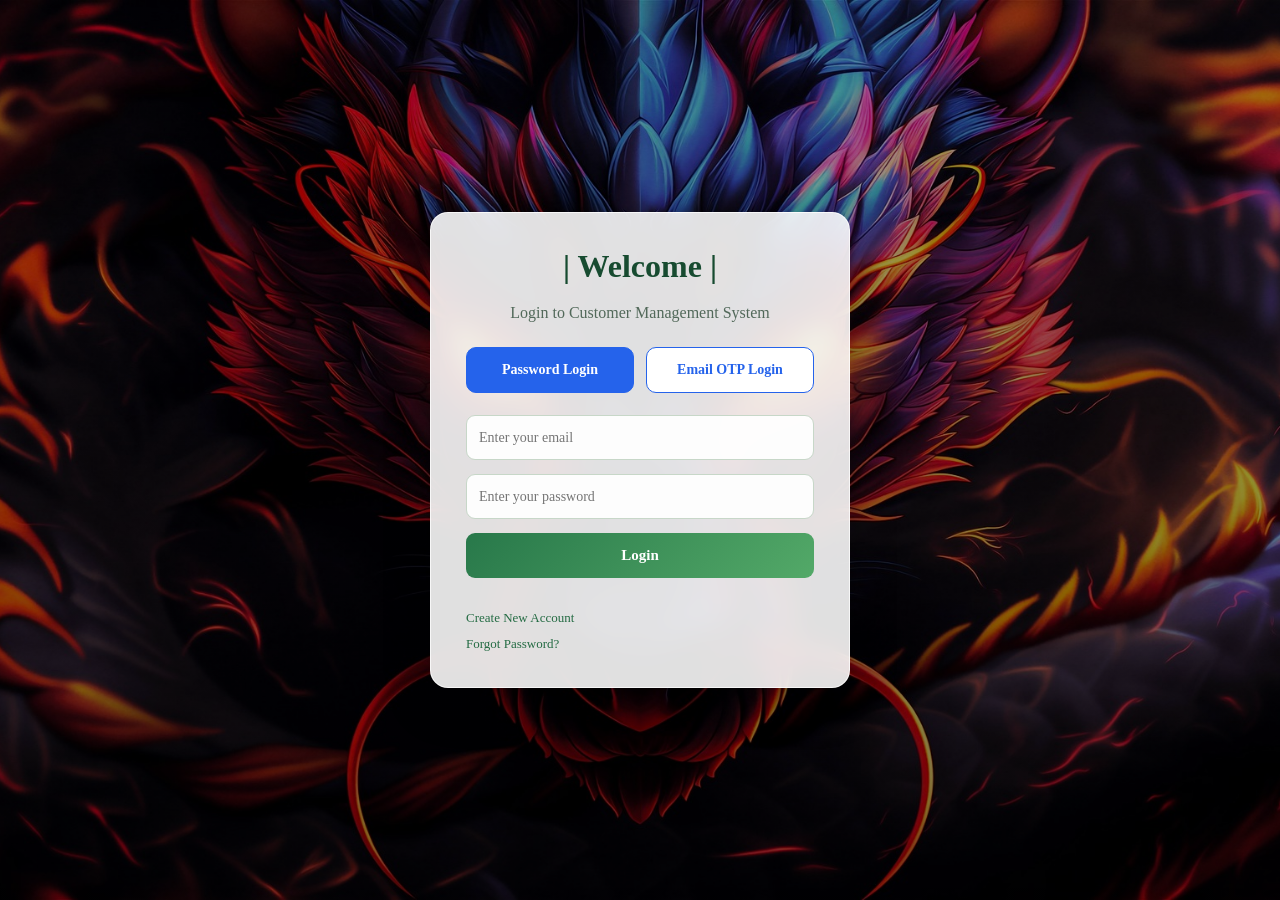
<file: frontend/index.html>
<!DOCTYPE html>
<html lang="en">
<head>
    <meta charset="UTF-8">
    <meta name="viewport" content="width=device-width, initial-scale=1.0">
    <title>Dashboard | CustomerHub</title>
    <link rel="stylesheet" href="style.css">
</head>
<body class="dashboard-page">
<div class="dashboard-container">
    <aside class="sidebar">
        <div class="brand">
            <div class="brand-icon">C</div>
            <div>
                <h2>CustomerHub</h2>
                <p>Customer Management</p>
            </div>
        </div>

        <nav class="sidebar-nav">
            <p class="nav-heading">MAIN MENU</p>
            <a class="nav-link active" href="index.html">
                <span class="nav-icon">▦</span> Dashboard
            </a>
            <a class="nav-link" href="customers.html">
                <span class="nav-icon">♙</span> Customer Management
            </a>
            <a class="nav-link" href="#countryChartSection">
                <span class="nav-icon">▥</span> Country Analytics
            </a>
            <a class="nav-link" href="/#professionChartSection">
                <span class="nav-icon">◉</span> Profession Analytics
            </a>
            <a class="nav-link" href="admin-activity.html" id="adminActivityLink" style="display: none;">
    <span class="nav-icon">▤</span> Admin Activity
</a>
            <a class="nav-link logout-link" href="login.html" id="logoutLink">
                <span class="nav-icon">↪</span> Logout
            </a>
        </nav>

        <div class="sidebar-footer">
            <span class="status-dot"></span>
            <span>CustomerHub is ready</span>
        </div>
    </aside>

    <main class="main-area">
        <header class="topbar">
            <div class="page-heading">
                <p class="breadcrumb">Home / Dashboard</p>
                <h1>Dashboard Overview</h1>
                <p class="welcome-text" id="welcomeText">
                    Welcome back! Here is your customer overview.
                </p>
            </div>

            <div class="profile-area">
                <div class="profile-avatar" id="profileAvatar">U</div>
                <div class="profile-info">
                    <strong id="profileName">User</strong>
                    <span id="profileRole">user</span>
                </div>
                <button class="profile-logout" id="profileLogout"
                        type="button" title="Logout" aria-label="Logout">↪</button>
            </div>
        </header>

        <div class="message-box" id="dashboardMessage" role="status"></div>

        <section class="summary-grid">
            <article class="summary-card">
                <div class="summary-top">
                    <span class="summary-label">TOTAL CUSTOMERS</span>
                    <span class="summary-icon">♙</span>
                </div>
                <h2 id="totalCustomers">—</h2>
                <p>Customer records in the database</p>
            </article>

            <article class="summary-card country-card">
                <div class="summary-top">
                    <span class="summary-label">COUNTRIES</span>
                    <span class="summary-icon">◎</span>
                </div>
                <h2 id="totalCountries">—</h2>
                <p>Countries represented in your records</p>
            </article>

            <article class="summary-card admin-card">
                <div class="summary-top">
                    <span class="summary-label">YOUR ROLE</span>
                    <span class="summary-icon">♜</span>
                </div>
                <h2 id="currentRole">—</h2>
                <p>Your current account access level</p>
            </article>
        </section>

        <section class="dashboard-panels" id="countryChartSection">
            <article class="panel">
                <div class="panel-header">
                    <div>
                        <h2>Customers by Country</h2>
                        <p>Distribution of customer records by country</p>
                    </div>
                    <span class="panel-badge">Analytics</span>
                </div>
                <div class="bar-chart" id="countryChart">
                    <p class="empty-state">Loading country analytics...</p>
                </div>
            </article>

            <article class="panel">
                <div class="panel-header">
                    <div>
                        <h2>Quick Overview</h2>
                        <p>Shortcuts and account information</p>
                    </div>
                </div>

                <div class="overview-item">
                    <div class="overview-icon green-icon">♙</div>
                    <div>
                        <strong>Customer records</strong>
                        <p>View and manage customer information.</p>
                    </div>
                </div>

                <div class="overview-item">
                    <div class="overview-icon purple-icon">♜</div>
                    <div>
                        <strong>Account role</strong>
                        <p id="roleDescription">Loading account details...</p>
                    </div>
                </div>

                <div class="overview-item">
                    <div class="overview-icon orange-icon">↗</div>
                    <div>
                        <strong>Customer Management</strong>
                        <p><a href="customers.html">Open customer management →</a></p>
                    </div>
                </div>
            </article>
        </section>
        <section class="profession-section" id="professionChartSection">
    <article class="panel profession-panel">

        <div class="panel-header">
            <div>
                <h2>Customers by Profession</h2>
                <p>Distribution of registered customers by profession</p>
            </div>
            <span class="panel-badge">Analytics</span>
        </div>

        <div class="profession-chart-layout">

            <div class="profession-doughnut-wrapper">
                <canvas
                    id="professionChart"
                    width="280"
                    height="280"
                    role="img"
                    aria-label="Doughnut chart showing customers by profession">
                </canvas>
            </div>

            <div
                class="profession-legend"
                id="professionLegend">
                <p class="empty-state">
                    Loading profession statistics...
                </p>
            </div>

        </div>

    </article>
</section>

        <footer class="dashboard-footer">
            <p>CustomerHub · Customer Management System</p>
            <p>Dashboard overview</p>
        </footer>
    </main>
</div>

<script>
    const API_URL = "http://127.0.0.1:8000";
    const token = localStorage.getItem("access_token");

    let currentCustomer = {};
    try {
        currentCustomer = JSON.parse(localStorage.getItem("customer") || "{}");
    } catch {
        currentCustomer = {};
    }

    if (!token) {
        window.location.replace("login.html");
    }

    function logout() {
        localStorage.removeItem("access_token");
        localStorage.removeItem("customer");
        window.location.replace("login.html");
    }

    document.getElementById("logoutLink").addEventListener("click", logout);
    document.getElementById("profileLogout").addEventListener("click", logout);

    const role = String(currentCustomer.role || "user").toLowerCase();
    if (role === "admin" || role === "super-admin") {
    document.getElementById("adminActivityLink").style.display = "flex";
}
    const displayName = currentCustomer.name || currentCustomer.customer_name || currentCustomer.email || "User";

    document.getElementById("profileName").textContent = displayName;
    document.getElementById("profileRole").textContent = role;
    document.getElementById("profileAvatar").textContent =
        displayName.trim().charAt(0).toUpperCase() || "U";
    document.getElementById("currentRole").textContent = role;
    document.getElementById("roleDescription").textContent =
        role === "super-admin" ? "Super-Admin access" :
        role === "admin" ? "Administrator access" :
        "Standard user access";

    async function loadDashboard() {
        const message = document.getElementById("dashboardMessage");

        try {
            const response = await fetch(`${API_URL}/customers`, {
                headers: { "Authorization": `Bearer ${token}` }
            });

            if (response.status === 401) {
                logout();
                return;
            }

            const result = await response.json();

            if (!response.ok) {
                throw new Error(result.detail || "Unable to load dashboard data.");
            }

            // The API returns an object: { customers: [...] }
            const customers = result.customers || [];

            document.getElementById("totalCustomers").textContent = customers.length;

            const countryCounts = {};
            customers.forEach(customer => {
                const country = (customer.country || "Unknown").trim() || "Unknown";
                countryCounts[country] = (countryCounts[country] || 0) + 1;
            });

            const countries = Object.entries(countryCounts)
                .sort((a, b) => b[1] - a[1]);

            document.getElementById("totalCountries").textContent = countries.length;

            const chart = document.getElementById("countryChart");
            chart.replaceChildren();

            if (countries.length === 0) {
                chart.innerHTML = '<p class="empty-state">No customer records found.</p>';
                return;
            }

            const maxCount = Math.max(...countries.map(item => item[1]));

            countries.slice(0, 10).forEach(([country, count]) => {
                const row = document.createElement("div");
                row.className = "bar-row";

                const label = document.createElement("span");
                label.className = "bar-label";
                label.textContent = country;
                label.title = country;

                const track = document.createElement("div");
                track.className = "bar-track";

                const fill = document.createElement("div");
                fill.className = "bar-fill";
                fill.style.width = `${(count / maxCount) * 100}%`;
                track.appendChild(fill);

                const value = document.createElement("span");
                value.className = "bar-value";
                value.textContent = count;

                row.append(label, track, value);
                chart.appendChild(row);
            });

        } catch (error) {
            message.textContent = error.message;
            message.className = "message-box error";
            message.style.display = "block";
            document.getElementById("countryChart").innerHTML =
                '<p class="empty-state">Country analytics could not be loaded.</p>';
        }
    }
    async function loadProfessionChart() {
    const canvas = document.getElementById("professionChart");
    const legend = document.getElementById("professionLegend");

    const ctx = canvas.getContext("2d");

    const colors = [
        "#3b82f6",
        "#14b8a6",
        "#f59e0b",
        "#8b5cf6",
        "#ec4899",
        "#64748b",
        "#22c55e",
        "#ef4444"
    ];

    try {
        const response = await fetch(
            `${API_URL}/dashboard/profession-stats`,
            {
                headers: {
                    "Authorization": `Bearer ${token}`
                }
            }
        );

        if (response.status === 401) {
            logout();
            return;
        }

        const data = await response.json();

        if (!response.ok) {
            throw new Error(
                data.detail || "Unable to load profession statistics."
            );
        }

        const stats = data.profession_stats || [];

        legend.replaceChildren();
        ctx.clearRect(0, 0, canvas.width, canvas.height);

        const totalCustomers = stats.reduce(
            (sum, item) => sum + Number(item.total_customers),
            0
        );

        if (totalCustomers === 0) {
            legend.innerHTML =
                '<p class="empty-state">No profession data available.</p>';
            return;
        }

        const centerX = canvas.width / 2;
        const centerY = canvas.height / 2;
        const radius = 90;
        const lineWidth = 34;

        let startAngle = -Math.PI / 2;

        stats.forEach((item, index) => {
            const count = Number(item.total_customers);
            const percentage = (count / totalCustomers) * 100;
            const sliceAngle = (count / totalCustomers) * Math.PI * 2;

            ctx.beginPath();
            ctx.arc(
                centerX,
                centerY,
                radius,
                startAngle,
                startAngle + sliceAngle
            );

            ctx.strokeStyle = colors[index % colors.length];
            ctx.lineWidth = lineWidth;
            ctx.stroke();

            startAngle += sliceAngle;

            const legendItem = document.createElement("div");
            legendItem.className = "profession-legend-item";

            const colorDot = document.createElement("span");
            colorDot.className = "profession-color-dot";
            colorDot.style.backgroundColor =
                colors[index % colors.length];

            const details = document.createElement("div");
            details.className = "profession-legend-details";

            const name = document.createElement("strong");
            name.textContent = item.profession;

            const value = document.createElement("span");
            value.textContent =
                `${count} customers · ${percentage.toFixed(1)}%`;

            details.append(name, value);
            legendItem.append(colorDot, details);
            legend.appendChild(legendItem);
        });

        // Display the total number of customers in the centre.
        ctx.textAlign = "center";
        ctx.textBaseline = "middle";

        ctx.fillStyle = "#64748b";
        ctx.font = "14px Arial";
        ctx.fillText("Total Customers", centerX, centerY - 10);

        ctx.fillStyle = "#1e293b";
        ctx.font = "bold 25px Arial";
        ctx.fillText(totalCustomers, centerX, centerY + 17);

    } catch (error) {
        console.error("Profession chart error:", error);

        legend.innerHTML =
            '<p class="empty-state">Profession analytics could not be loaded.</p>';
    }
}
    loadDashboard();
    loadProfessionChart();
</script>
</body>
</html>
</file>
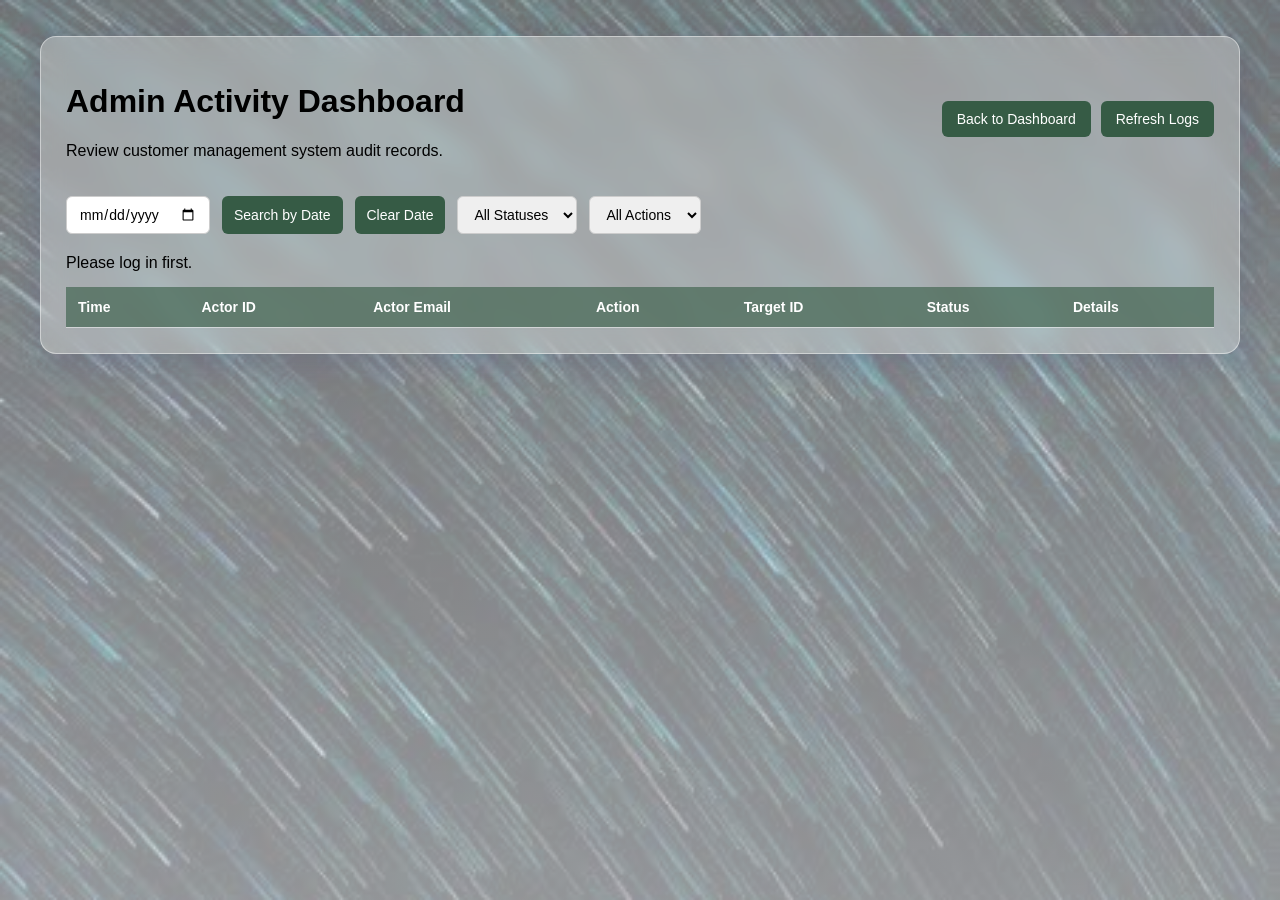
<file: frontend/admin-activity.html>
<!DOCTYPE html>
<html lang="en">
<head>
    <meta charset="UTF-8">
    <meta name="viewport" content="width=device-width, initial-scale=1.0">
    <title>Admin Activity Dashboard</title>
    <link rel="stylesheet" href="style.css">

    <style>
        body {
            min-height: 100vh;
            margin: 0;
            padding: 1px 20px;
            font-family: Arial, sans-serif;
            background:
                linear-gradient(
                    rgba(244, 247, 251, 0.45),
                    rgba(244, 247, 251, 0.60)
                ),
                url("admin-bg.jpg") center center / cover no-repeat fixed;
        }

        .audit-container {
            max-width: 1200px;
            margin: 35px auto;
            padding: 25px;
            /* Glass effect */
            background: rgba(255, 255, 255, 0.30);
            backdrop-filter: blur(12px);
            -webkit-backdrop-filter: blur(12px);
            border: 1px solid rgba(255, 255, 255, 0.45);
            border-radius: 16px;
            box-shadow: 0 8px 32px rgba(31, 38, 135, 0.12);
            overflow-x: auto;
        }

        .audit-header {
            display: flex;
            justify-content: space-between;
            align-items: center;
            flex-wrap: wrap;
            gap: 12px;
            margin-bottom: 20px;
        }

        .audit-actions {
            display: flex;
            gap: 10px;
            flex-wrap: wrap;
        }

        .audit-actions button,
        .audit-actions a {
            padding: 10px 15px;
            border: none;
            border-radius: 6px;
            cursor: pointer;
            text-decoration: none;
            background: #365b45;
            color: white;
            font-size: 14px;
        }

        .audit-filters {
            display: flex;
            gap: 12px;
            flex-wrap: wrap;
            margin-bottom: 20px;
        }

        .audit-filters input,
        .audit-filters select,
        .audit-filters button {
            padding: 9px 12px;
            border: 1px solid #ccc;
            border-radius: 6px;
            font-size: 14px;
        }

        .audit-filters button {
            background: #365b45;
            color: white;
            cursor: pointer;
            border: none;
        }

        .audit-table {
            width: 100%;
            border-collapse: collapse;
            min-width: 850px;
            background: rgba(255, 255, 255, 0.12);
        }

        .audit-table th,
        .audit-table td {
            padding: 12px;
            border-bottom: 1px solid rgba(255, 255, 255, 0.4);
            text-align: left;
            font-size: 14px;
        }

        .audit-table th {
            background: rgba(54, 91, 69, 0.65);
            color: white;
        }

        .audit-table td {
            background: rgba(255, 255, 255, 0.12);
        }

        .audit-status-success {
            color: #187443;
            font-weight: bold;
        }

        .audit-status-failed {
            color: #bd3030;
            font-weight: bold;
        }

        #audit-message {
            margin: 15px 0;
        }
    </style>
</head>

<body>
    <div class="audit-container">

        <div class="audit-header">
            <div>
                <h1>Admin Activity Dashboard</h1>
                <p>Review customer management system audit records.</p>
            </div>

            <div class="audit-actions">
                <a href="index.html">Back to Dashboard</a>
                <button type="button" onclick="loadAuditLogs()">
                    Refresh Logs
                </button>
            </div>
        </div>

        <!-- Date, Status and Action Filters -->
        <div class="audit-filters">

            <input
                type="date"
                id="date-filter"
                aria-label="Filter audit logs by date"
            >

            <button type="button" onclick="searchAuditLogs()">
                Search by Date
            </button>

            <button type="button" onclick="clearDateFilter()">
                Clear Date
            </button>

            <select id="status-filter" onchange="renderAuditLogs()">
                <option value="ALL">All Statuses</option>
                <option value="SUCCESS">Successful</option>
                <option value="FAILED">Failed</option>
            </select>

            <select id="action-filter" onchange="renderAuditLogs()">
                <option value="ALL">All Actions</option>
            </select>

        </div>

        <p id="audit-message">Loading audit logs...</p>

        <!-- Audit Logs Table -->
        <table class="audit-table">
            <thead>
                <tr>
                    <th>Time</th>
                    <th>Actor ID</th>
                    <th>Actor Email</th>
                    <th>Action</th>
                    <th>Target ID</th>
                    <th>Status</th>
                    <th>Details</th>
                </tr>
            </thead>

            <tbody id="audit-table-body"></tbody>
        </table>

    </div>

    <script>
        const API_URL = "http://127.0.0.1:8000";

        let allAuditLogs = [];

        // Load audit logs from the backend
        async function loadAuditLogs(selectedDate = "") {

            const message = document.getElementById("audit-message");
            const token = localStorage.getItem("access_token");

            if (!token) {
                message.textContent = "Please log in first.";
                return;
            }

            message.textContent = "Loading audit logs...";

            try {
                let url = `${API_URL}/admin/audit-logs`;

                // Add selected date to the API request
                if (selectedDate) {
                    url += `?date=${encodeURIComponent(selectedDate)}`;
                }

                const response = await fetch(url, {
                    headers: {
                        "Authorization": `Bearer ${token}`
                    }
                });

                if (!response.ok) {

                    if (response.status === 401) {
                        message.textContent =
                            "Your session may have expired. Please log in again.";

                    } else if (response.status === 403) {
                        message.textContent =
                            "Access denied. An admin role is required.";

                    } else {
                        message.textContent =
                            `Unable to load audit logs (${response.status}).`;
                    }

                    return;
                }

                const data = await response.json();

                allAuditLogs = data.audit_logs || [];

                populateActionFilter();
                renderAuditLogs();

            } catch (error) {

                console.error("Audit log error:", error);

                message.textContent =
                    "Could not connect to the backend. Check that it is running.";
            }
        }

        // Search audit logs by selected date
        function searchAuditLogs() {

            const selectedDate =
                document.getElementById("date-filter").value;

            if (!selectedDate) {
                document.getElementById("audit-message").textContent =
                    "Please select a date first.";

                return;
            }

            loadAuditLogs(selectedDate);
        }

        // Clear date filter and load recent audit logs
        function clearDateFilter() {

            document.getElementById("date-filter").value = "";

            loadAuditLogs();
        }

        // Populate action dropdown dynamically
        function populateActionFilter() {

            const select = document.getElementById("action-filter");
            const previousValue = select.value;

            const actions = [
                ...new Set(
                    allAuditLogs
                        .map(log => log.action)
                        .filter(Boolean)
                )
            ].sort();

            select.innerHTML =
                '<option value="ALL">All Actions</option>';

            actions.forEach(action => {

                const option = document.createElement("option");

                option.value = action;
                option.textContent = action;

                select.appendChild(option);
            });

            if (actions.includes(previousValue)) {
                select.value = previousValue;
            }
        }

        // Display audit logs with status and action filters
        function renderAuditLogs() {

            const tbody = document.getElementById("audit-table-body");
            const message = document.getElementById("audit-message");

            tbody.replaceChildren();

            const statusFilter =
                document.getElementById("status-filter").value;

            const actionFilter =
                document.getElementById("action-filter").value;

            const filteredLogs = allAuditLogs.filter(log => {

                const matchesStatus =
                    statusFilter === "ALL" ||
                    log.status === statusFilter;

                const matchesAction =
                    actionFilter === "ALL" ||
                    log.action === actionFilter;

                return matchesStatus && matchesAction;
            });

            filteredLogs.forEach(log => {

                const row = document.createElement("tr");

                const values = [
                    log.created_at
                        ? new Date(log.created_at).toLocaleString()
                        : "—",

                    log.actor_customer_id ?? "—",
                    log.actor_email ?? "—",
                    log.action ?? "—",
                    log.target_customer_id ?? "—",
                    log.status ?? "—",
                    log.details ?? "—"
                ];

                values.forEach((value, index) => {

                    const cell = document.createElement("td");

                    cell.textContent = value;

                    if (index === 5) {
                        cell.className =
                            log.status === "SUCCESS"
                                ? "audit-status-success"
                                : "audit-status-failed";
                    }

                    row.appendChild(cell);
                });

                tbody.appendChild(row);
            });

            message.textContent =
                `Showing ${filteredLogs.length} of ${allAuditLogs.length} audit records.`;
        }

        // Load logs when the page opens
        loadAuditLogs();

    </script>
</body>
</html>
</file>
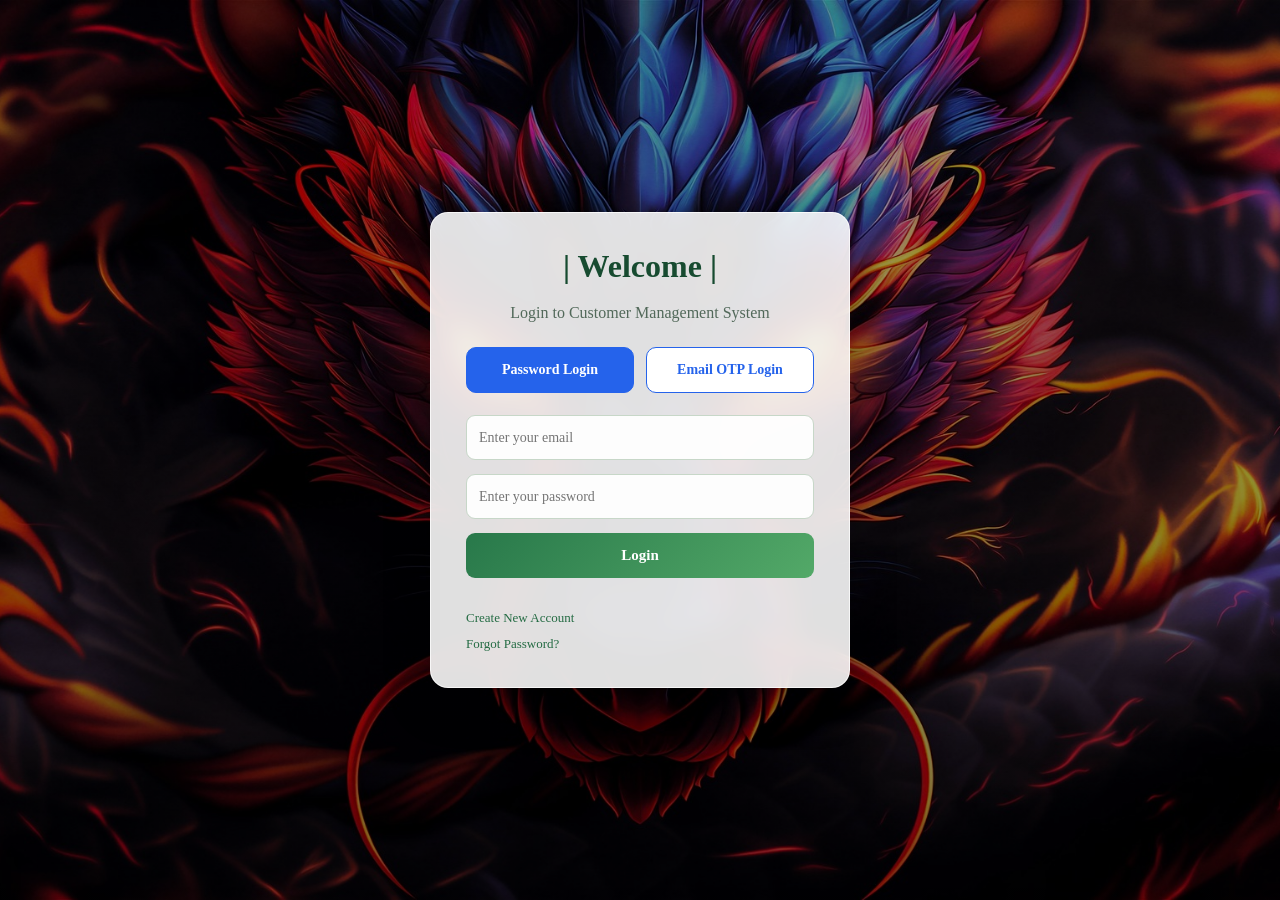
<file: frontend/customers.html>
<!DOCTYPE html>
<html lang="en">
<head>
    <meta charset="UTF-8">
    <meta name="viewport" content="width=device-width, initial-scale=1.0">
    <title>Customer Management | CustomerHub</title>
    <link rel="stylesheet" href="style.css">
</head>
<body class="dashboard-page">
<div class="dashboard-container">
    <aside class="sidebar">
        <div class="brand">
            <div class="brand-icon">C</div>
            <div>
                <h2>CustomerHub</h2>
                <p>Customer Management</p>
            </div>
        </div>

        <nav class="sidebar-nav">
            <p class="nav-heading">MAIN MENU</p>
            <a class="nav-link" href="index.html">
                <span class="nav-icon">▦</span> Dashboard
            </a>
            <a class="nav-link active" href="customers.html">
                <span class="nav-icon">♙</span> Customer Management
            </a>
            <a class="nav-link" href="index.html#countryChartSection">
                <span class="nav-icon">▥</span> Country Analytics
            </a>
            <a class="nav-link" href="index.html#professionChartSection">
                <span class="nav-icon">◉</span> Profession Analytics
            </a>
            <a class="nav-link logout-link" href="login.html" id="logoutLink">
                <span class="nav-icon">↪</span> Logout
            </a>
        </nav>

        <div class="sidebar-footer">
            <span class="status-dot"></span>
            <span>CustomerHub is ready</span>
        </div>
    </aside>

    <main class="main-area">
        <header class="topbar">
            <div class="page-heading">
                <p class="breadcrumb">Home / Customer Management</p>
                <h1>Customer Management</h1>
                <p class="welcome-text">Add, view, search, and update customer records.</p>
            </div>

            <div class="profile-area">
                <div class="profile-avatar" id="profileAvatar">U</div>
                <div class="profile-info">
                    <strong id="profileName">User</strong>
                    <span id="profileRole">user</span>
                </div>
                <button class="profile-logout" id="profileLogout"
                        type="button" title="Logout" aria-label="Logout">↪</button>
            </div>
        </header>

        <div class="message-box" id="pageMessage" role="status" aria-live="polite"></div>

        <section class="panel customers-panel">
            <div class="panel-header customers-heading">
                <div>
                    <h2>Customer Records</h2>
                    <p>Manage customer information using your existing API.</p>
                </div>
                <button class="secondary-button" id="refreshButton" type="button">
                    Refresh List
                </button>
            </div>

            <section class="form-section" id="addSection">
                <h3>Add Customer</h3>
                <form id="addCustomerForm" class="customer-form">
                    <div class="form-field">
                        <label for="newCustomerName">Customer Name</label>
                        <input id="newCustomerName" name="customer_name"
                               maxlength="150" required placeholder="Enter full name">
                    </div>
                    <div class="form-field">
                        <label for="newCustomerProfession">Profession</label>
                        <input id="newCustomerProfession" name="profession"
                                maxlength="100" placeholder="Enter profession (optional)">
                    </div>

                    <div class="form-field">
                        <label for="newCustomerCountry">Country</label>
                        <input id="newCustomerCountry" name="country"
                               required placeholder="Enter country">
                    </div>

                    <div class="form-field">
                        <label for="newCustomerEmail">Email</label>
                        <input id="newCustomerEmail" name="email"
                               type="email" required placeholder="name@example.com">
                    </div>

                    <div class="form-field">
                        <label for="newCustomerPassword">Temporary Password</label>
                        <input id="newCustomerPassword" name="password"
                               type="password" minlength="8" required
                               autocomplete="new-password"
                               placeholder="Set an initial password">
                    </div>

                    <div class="form-field" id="newRoleField">
                        <label for="newCustomerRole">Role</label>
                        <select id="newCustomerRole" name="role">
                            <option value="user">User</option>
                            <option value="admin">Admin</option>
                        </select>
                    </div>

                    <div class="form-action">
                        <button class="primary-button" type="submit">Add Customer</button>
                        <button class="secondary-button" type="reset">Clear Form</button>
                    </div>
                </form>
            </section>

            <section class="form-section" id="editSection">
                <h3>Find and Update Customer</h3>
                <form id="searchCustomerForm" class="customer-form search-form">
                    <div class="form-field">
                        <label for="searchCustomerId">Customer ID</label>
                        <input id="searchCustomerId" type="number" min="1"
                               step="1" required placeholder="Enter customer ID">
                    </div>
                    <div class="form-action">
                        <button class="accent-button" type="submit">Find Customer</button>
                        <button class="secondary-button" id="clearEditButton"
                                type="button">Clear</button>
                    </div>
                </form>

                <form id="updateCustomerForm" class="customer-form" hidden>
                    <div class="form-field">
                        <label for="editCustomerName">Customer Name</label>
                        <input id="editCustomerName" required>
                    </div>

                    <div class="form-field">
                        <label for="editCustomerCountry">Country</label>
                        <input id="editCustomerCountry" required>
                    </div>
                    <div class="form-field">
                        <label for="editCustomerProfession">Profession</label>
                        <input id="editCustomerProfession" maxlength="100"
                                placeholder="Enter profession (optional)">
                    </div>

                    <div class="form-field">
                        <label for="editCustomerEmail">Email</label>
                        <input id="editCustomerEmail" type="email" required>
                    </div>

                    <div class="form-action">
                        <button class="primary-button" type="submit">Save Changes</button>
                        <button class="secondary-button" id="cancelEditButton"
                                type="button">Cancel</button>
                    </div>
                </form>
            </section>

            <section class="table-section">
                <div class="table-heading">
                    <div>
                        <h3>Customer List</h3>
                        <p>Records currently returned by the server.</p>
                    </div>
                    <span class="record-count" id="recordCount">0 records</span>
                </div>

                <div class="table-responsive" id="customerList">
                    <table id="customersTable">
                        <thead>
                            <tr>
                                <th>ID</th>
                                <th>Name</th>
                                <th>Country</th>
                                <th>Profession</th>
                                <th>Email</th>
                                <th id="actionsHeader">Actions</th>
                            </tr>
                        </thead>
                        <tbody id="customersTableBody">
                            <tr><td colspan="6" class="empty-cell">Loading customers...</td></tr>
                        </tbody>
                    </table>
                </div>
            </section>

            <section class="delete-section" id="deleteSection">
                <div>
                    <h3>Delete Customer</h3>
                    <p>Deleting a customer permanently removes the record. This action cannot be undone.</p>
                </div>
                <form id="deleteCustomerForm" class="delete-controls">
                    <input id="deleteCustomerId" type="number" min="1" step="1"
                           required placeholder="Customer ID">
                    <button class="danger-button" type="submit">Delete Customer</button>
                </form>
            </section>
        </section>

        <footer class="dashboard-footer">
            <p>CustomerHub · Customer Management System</p>
            <p>Customer records</p>
        </footer>
    </main>
</div>

<script>
    const API_URL = "http://127.0.0.1:8000";
    const token = localStorage.getItem("access_token");

    let currentCustomer = {};
    let customersCache = [];

    try {
        currentCustomer = JSON.parse(localStorage.getItem("customer") || "{}");
    } catch {
        currentCustomer = {};
    }

    if (!token) {
        window.location.replace("login.html");
    }

    const role = String(currentCustomer.role || "user").toLowerCase();
    const currentId = Number(currentCustomer.customer_id);
    const isAdmin = role === "admin" || role === "super-admin";

    function logout() {
        localStorage.removeItem("access_token");
        localStorage.removeItem("customer");
        window.location.replace("login.html");
    }

    document.getElementById("logoutLink").addEventListener("click", logout);
    document.getElementById("profileLogout").addEventListener("click", logout);

    const displayName = currentCustomer.customer_name || currentCustomer.email || "User";
    document.getElementById("profileName").textContent = displayName;
    document.getElementById("profileRole").textContent = role;
    document.getElementById("profileAvatar").textContent =
        displayName.trim().charAt(0).toUpperCase() || "U";

    // Only admins and super-admins may add or delete customer records.
    if (!isAdmin) {
        document.getElementById("addSection").hidden = true;
        document.getElementById("deleteSection").hidden = true;
    }

    // A regular user can update only their own account.
    // Admins can select any customer.
    const messageBox = document.getElementById("pageMessage");

    function showMessage(message, type = "info") {
        messageBox.textContent = message;
        messageBox.className = `message-box ${type}`;
        messageBox.style.display = "block";
    }

    function clearMessage() {
        messageBox.textContent = "";
        messageBox.className = "message-box";
        messageBox.style.display = "none";
    }

    async function apiRequest(path, options = {}) {
        const headers = {
            "Authorization": `Bearer ${token}`,
            ...(options.body ? { "Content-Type": "application/json" } : {}),
            ...(options.headers || {})
        };

        const response = await fetch(`${API_URL}${path}`, {
            ...options,
            headers
        });

        let result = {};
        const responseText = await response.text();

        if (responseText) {
            try {
                result = JSON.parse(responseText);
            } catch {
                result = { detail: responseText };
            }
        }

        if (response.status === 401) {
            logout();
            throw new Error("Your session has expired. Please log in again.");
        }

        if (!response.ok) {
            throw new Error(result.detail || result.message || `Request failed (${response.status})`);
        }

        return result;
    }

    function makeCell(value) {
        const cell = document.createElement("td");
        cell.textContent = value ?? "";
        return cell;
    }

    function renderCustomers(customers) {
        const tbody = document.getElementById("customersTableBody");
        tbody.replaceChildren();

        document.getElementById("recordCount").textContent =
            `${customers.length} record${customers.length === 1 ? "" : "s"}`;

        if (customers.length === 0) {
            const row = document.createElement("tr");
            const cell = document.createElement("td");
            cell.colSpan = 6;
            cell.className = "empty-cell";
            cell.textContent = "No customers found.";
            row.appendChild(cell);
            tbody.appendChild(row);
            return;
        }

        customers.forEach(customer => {
            const row = document.createElement("tr");
            row.append(
                makeCell(customer.customer_id),
                makeCell(customer.customer_name),
                makeCell(customer.country),
                makeCell(customer.profession || "not specified"),
                makeCell(customer.email)
            );

            const actionsCell = document.createElement("td");
            const actions = document.createElement("div");
            actions.className = "table-actions";

            const canEdit = isAdmin || Number(customer.customer_id) === currentId;

            if (canEdit) {
                const editButton = document.createElement("button");
                editButton.type = "button";
                editButton.className = "table-button edit-table-button";
                editButton.textContent = "Edit";
                editButton.addEventListener("click", () => {
                    document.getElementById("searchCustomerId").value = customer.customer_id;
                    fillEditForm(customer);
                    document.getElementById("editSection").scrollIntoView({
                        behavior: "smooth",
                        block: "start"
                    });
                });
                actions.appendChild(editButton);
            }

            if (isAdmin) {
                const deleteButton = document.createElement("button");
                deleteButton.type = "button";
                deleteButton.className = "table-button delete-table-button";
                deleteButton.textContent = "Delete";
                deleteButton.addEventListener("click", () => deleteCustomer(customer.customer_id));
                actions.appendChild(deleteButton);
            }

            if (!canEdit && !isAdmin) {
                actionsCell.textContent = "—";
            } else {
                actionsCell.appendChild(actions);
            }

            row.appendChild(actionsCell);
            tbody.appendChild(row);
        });
    }

    async function loadCustomers() {
        clearMessage();
        const tbody = document.getElementById("customersTableBody");
        tbody.innerHTML =
            '<tr><td colspan="6" class="empty-cell">Loading customers...</td></tr>';

        try {
            const result = await apiRequest("/customers");
            customersCache = result.customers || [];
            renderCustomers(customersCache);
        } catch (error) {
            tbody.innerHTML = "";
            const row = document.createElement("tr");
            const cell = document.createElement("td");
            cell.colSpan = 6;
            cell.className = "empty-cell";
            cell.textContent = error.message;
            row.appendChild(cell);
            tbody.appendChild(row);
            document.getElementById("recordCount").textContent = "Unavailable";
            showMessage(error.message, "error");
        }
    }

    document.getElementById("refreshButton").addEventListener("click", loadCustomers);

    document.getElementById("addCustomerForm").addEventListener("submit", async event => {
        event.preventDefault();
        clearMessage();

        if (!isAdmin) {
            showMessage("Only Admin or Super-Admin can add customers.", "error");
            return;
        }

        const payload = {
            customer_name: document.getElementById("newCustomerName").value.trim(),
            country: document.getElementById("newCustomerCountry").value.trim(),
            profession:document.getElementById("newCustomerProfession").value.trim() || null,
            email: document.getElementById("newCustomerEmail").value.trim(),
            password: document.getElementById("newCustomerPassword").value,
            role: document.getElementById("newCustomerRole").value
        };

        try {
            const result = await apiRequest("/customers", {
                method: "POST",
                body: JSON.stringify(payload)
            });

            event.target.reset();
            showMessage(result.message || "Customer added successfully.", "success");
            await loadCustomers();
        } catch (error) {
            showMessage(error.message, "error");
        }
    });

    function fillEditForm(customer) {
        if (!isAdmin && Number(customer.customer_id) !== currentId) {
            showMessage("You can update only your own account.", "error");
            return;
        }

        document.getElementById("searchCustomerId").value = customer.customer_id;
        document.getElementById("editCustomerName").value = customer.customer_name || "";
        document.getElementById("editCustomerCountry").value = customer.country || "";
        document.getElementById("editCustomerProfession").value = customer.profession || ""; 
        document.getElementById("editCustomerEmail").value = customer.email || "";
        document.getElementById("updateCustomerForm").hidden = false;
        clearMessage();
    }

    document.getElementById("searchCustomerForm").addEventListener("submit", async event => {
        event.preventDefault();
        clearMessage();

        const id = Number(document.getElementById("searchCustomerId").value);

        if (!Number.isInteger(id) || id < 1) {
            showMessage("Enter a valid customer ID.", "error");
            return;
        }

        if (!isAdmin && id !== currentId) {
            showMessage("You can view and update only your own customer record through this form.", "error");
            return;
        }

        try {
            const customer = await apiRequest(`/customers/${id}`);
            fillEditForm(customer);
            showMessage("Customer found. You can now edit the fields.", "success");
        } catch (error) {
            document.getElementById("updateCustomerForm").hidden = true;
            showMessage(error.message, "error");
        }
    });

    document.getElementById("updateCustomerForm").addEventListener("submit", async event => {
        event.preventDefault();
        clearMessage();

        const id = Number(document.getElementById("searchCustomerId").value);

        if (!Number.isInteger(id) || id < 1) {
            showMessage("Find a valid customer before saving.", "error");
            return;
        }

        if (!isAdmin && id !== currentId) {
            showMessage("You can update only your own account.", "error");
            return;
        }

        const payload = {
            customer_name: document.getElementById("editCustomerName").value.trim(),
            country: document.getElementById("editCustomerCountry").value.trim(),
            profession: document.getElementById("editCustomerProfession").value.trim(),
            email: document.getElementById("editCustomerEmail").value.trim()
        };

        try {
            const result = await apiRequest(`/customers/${id}`, {
                method: "PUT",
                body: JSON.stringify(payload)
            });

            showMessage(result.message || "Customer updated successfully.", "success");
            document.getElementById("updateCustomerForm").hidden = true;
            await loadCustomers();

            // Refresh local account details if the logged-in user updated themselves.
            if (id === currentId && result.customer) {
                const updatedCustomer = {
                    ...currentCustomer,
                    ...result.customer,
                    role
                };
                localStorage.setItem("customer", JSON.stringify(updatedCustomer));
                currentCustomer = updatedCustomer;
                document.getElementById("profileName").textContent =
                    updatedCustomer.customer_name || updatedCustomer.email || "User";
                document.getElementById("profileAvatar").textContent =
                    (updatedCustomer.customer_name || updatedCustomer.email || "U")
                        .trim().charAt(0).toUpperCase();
            }
        } catch (error) {
            showMessage(error.message, "error");
        }
    });

    function clearEditForm() {
        document.getElementById("searchCustomerId").value = "";
        document.getElementById("updateCustomerForm").reset();
        document.getElementById("updateCustomerForm").hidden = true;
        clearMessage();
    }

    document.getElementById("clearEditButton").addEventListener("click", clearEditForm);
    document.getElementById("cancelEditButton").addEventListener("click", clearEditForm);

    async function deleteCustomer(id) {
        if (!isAdmin) {
            showMessage("Only Admin or Super-Admin can delete customers.", "error");
            return;
        }

        if (!confirm(`Are you sure you want to permanently delete customer ID ${id}?`)) {
            return;
        }

        try {
            const result = await apiRequest(`/customers/${id}`, {
                method: "DELETE"
            });

            showMessage(result.message || "Customer deleted successfully.", "success");
            await loadCustomers();
        } catch (error) {
            showMessage(error.message, "error");
        }
    }

    document.getElementById("deleteCustomerForm").addEventListener("submit", async event => {
        event.preventDefault();

        const id = Number(document.getElementById("deleteCustomerId").value);

        if (!Number.isInteger(id) || id < 1) {
            showMessage("Enter a valid customer ID.", "error");
            return;
        }

        await deleteCustomer(id);
        event.target.reset();
    });

    loadCustomers();
</script>
</body>
</html>
</file>
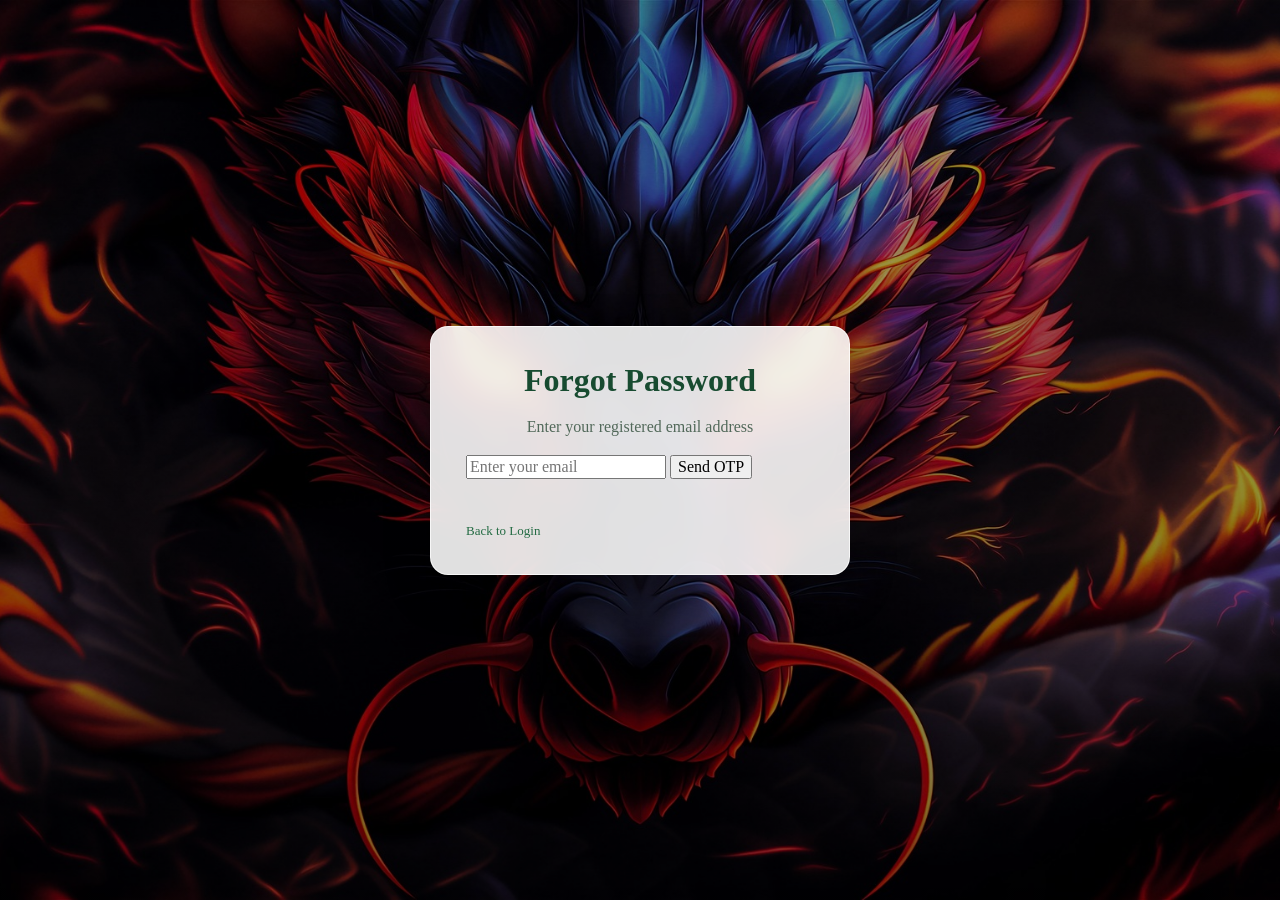
<file: frontend/forgot-password.html>
<!DOCTYPE html>
<html lang="en">

<head>

    <meta charset="UTF-8">

    <meta name="viewport"
          content="width=device-width, initial-scale=1.0">

    <title>Forgot Password</title>

    <link rel="stylesheet" href="style.css">

</head>

<body class="login-page">

    <div class="login-card">

        <h1>Forgot Password</h1>

        <p>
            Enter your registered email address
        </p>

        <form id="forgotPasswordForm">

            <input
                type="email"
                id="email"
                placeholder="Enter your email"
                required
            >

            <button type="submit">
                Send OTP
            </button>

        </form>

        <p id="message"></p>

        <br>

        <a href="login.html">
            Back to Login
        </a>

    </div>


    <script>

        const API_URL = "http://127.0.0.1:8000";

        document
            .getElementById("forgotPasswordForm")
            .addEventListener("submit", async function(event) {

                event.preventDefault();

                const email =
                    document.getElementById("email").value;

                const message =
                    document.getElementById("message");

                try {

                    const response = await fetch(
                        `${API_URL}/forgot-password`,
                        {
                            method: "POST",

                            headers: {
                                "Content-Type": "application/json"
                            },

                            body: JSON.stringify({
                                email: email
                            })
                        }
                    );

                    const data =
                        await response.json();

                    if (!response.ok) {

                        message.textContent =
                            data.detail || "Unable to send OTP";

                        message.style.color = "red";

                        return;
                    }

                    message.textContent =
                        "OTP sent to your email.";

                    message.style.color = "green";

                    // Save email temporarily
                    sessionStorage.setItem(
                        "reset_email",
                        email
                    );

                    // Go to OTP page
                    setTimeout(function() {

                        window.location.href =
                            "reset-password.html";

                    }, 1000);

                }
                catch (error) {

                    console.error(error);

                    message.textContent =
                        "Unable to connect to server.";

                    message.style.color = "red";

                }

            });

    </script>

</body>

</html>
</file>
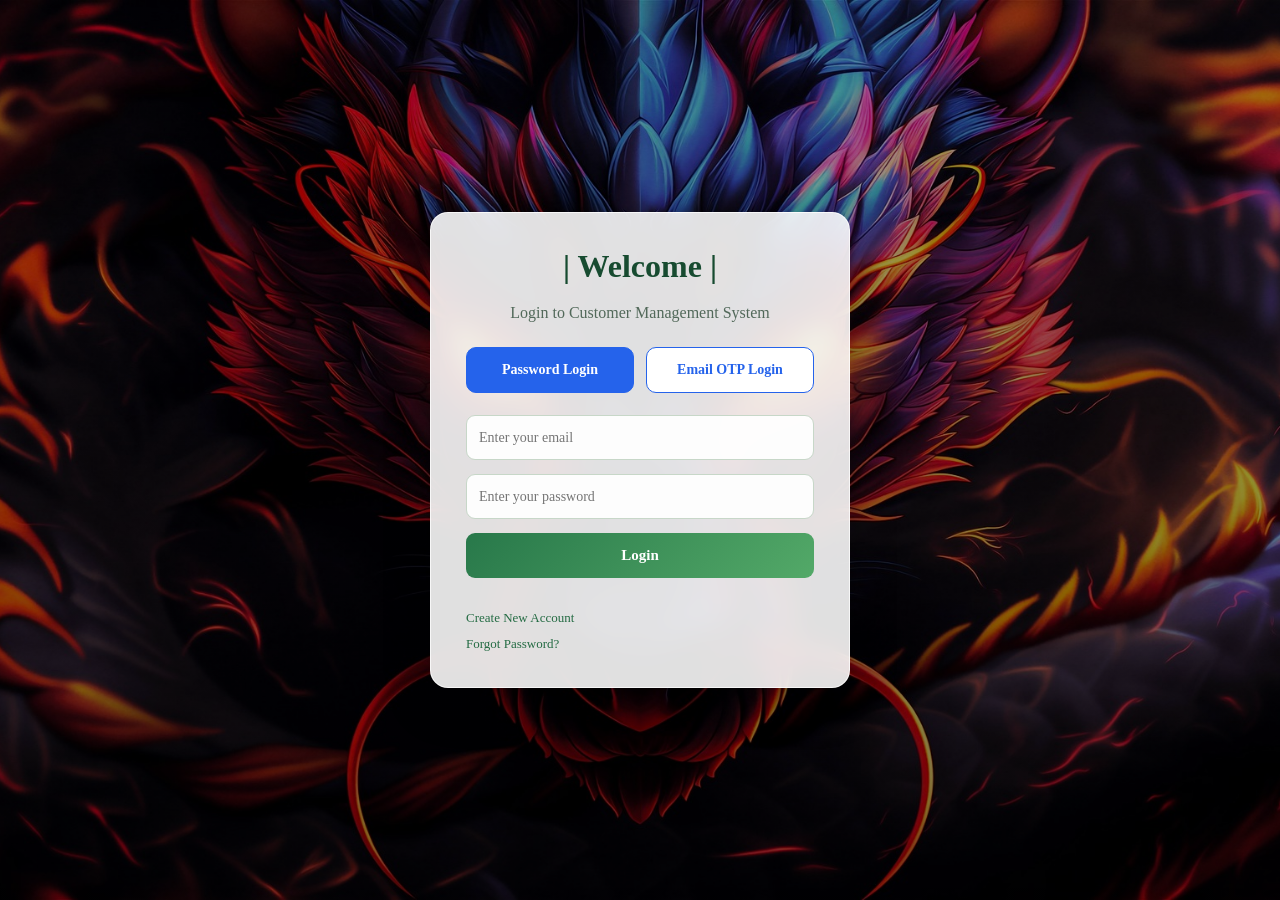
<file: frontend/login.html>
<!DOCTYPE html>
<html lang="en">
<head>
    <meta charset="UTF-8">
    <meta name="viewport" content="width=device-width, initial-scale=1.0">
    <title>Login - Customer Management System</title>
    <link rel="stylesheet" href="style.css">

    <style>
       
.login-options {
    display: flex;
    gap: 12px;
    margin: 22px 0;
}

.login-options button {
    flex: 1;
    min-height: 46px;
    padding: 12px 10px;
    border: 1px solid #2563eb;
    border-radius: 10px;
    background: #ffffff;
    color: #2563eb;
    font-size: 14px;
    font-weight: 600;
    cursor: pointer;
    transition: background 0.2s ease, color 0.2s ease;
}

.login-options button.active {
    background: #2563eb;
    color: #ffffff;
}

.login-options button:hover {
    background: #1d4ed8;
    color: #ffffff;
}

.login-options button:focus-visible,
.login-card form button:focus-visible {
    outline: 3px solid #93c5fd;
    outline-offset: 2px;
}

.login-card form button {
    width: 100%;
    min-height: 46px;
    padding: 12px 16px;
    border: none;
    border-radius: 10px;
    background: #2563eb;
    color: #ffffff;
    font-size: 15px;
    font-weight: 600;
    cursor: pointer;
    transition: background 0.2s ease, transform 0.2s ease;
}

.login-card form button:hover {
    background: #1d4ed8;
}

.login-card form button:active {
    transform: scale(0.98);
}

.login-card form button:disabled {
    opacity: 0.65;
    cursor: not-allowed;
}

.otp-section {
    display: none;
}

.otp-section input {
    box-sizing: border-box;
    width: 100%;
    margin-bottom: 12px;
}

.otp-section button {
    width: 100%;
    margin-bottom: 10px;
}

#loginMessage {
    overflow-wrap: anywhere;
}

    </style>
</head>

<body class="login-page">
    <div class="login-card">
        <h1>|  Welcome |</h1>
        <p>Login to Customer Management System</p>

        <div class="login-options">
            <button type="button" id="passwordTab" class="active"
                onclick="showLoginMode('password')">
                Password Login
            </button>

            <button type="button" id="otpTab"
                onclick="showLoginMode('otp')">
                Email OTP Login
            </button>
        </div>

        <!-- EXISTING PASSWORD LOGIN -->
        <form id="loginForm">
            <input
                type="email"
                id="email"
                placeholder="Enter your email"
                autocomplete="email"
                required
            >

            <input
                type="password"
                id="password"
                placeholder="Enter your password"
                autocomplete="current-password"
                required
            >

            <button type="submit" id="passwordLoginButton">
                Login
            </button>
        </form>

        <!-- EMAIL OTP LOGIN -->
        <div id="otpSection" class="otp-section">
            <form id="requestOtpForm">
                <input
                    type="email"
                    id="otpEmail"
                    placeholder="Enter your registered email"
                    autocomplete="email"
                    required
                >

                <button type="submit" id="requestOtpButton">
                    Send OTP
                </button>
            </form>

            <form id="verifyOtpForm" style="display: none;">
                <input
                    type="text"
                    id="otpCode"
                    placeholder="Enter the 6-digit OTP"
                    inputmode="numeric"
                    pattern="[0-9]{6}"
                    maxlength="6"
                    autocomplete="one-time-code"
                    required
                >

                <button type="submit" id="verifyOtpButton">
                    Verify OTP and Login
                </button>

                <button type="button" onclick="resetOtpForm()">
                    Use a different email
                </button>
            </form>
        </div>

        <p id="loginMessage" role="status" aria-live="polite"></p>

        <a href="register.html">Create New Account</a>
        <br>
        <a href="forgot-password.html">Forgot Password?</a>
    </div>

    <script>
        // Keep your laptop's IP address; remove the accidental space.
        const API_URL = "http://127.0.0.1:8000";

        const message = document.getElementById("loginMessage");
        let requestedOtpEmail = "";

        function showMessage(text, success = false) {
            message.textContent = text;
            message.style.color = success ? "green" : "red";
        }

        function showLoginMode(mode) {
            const useOtp = mode === "otp";

            document.getElementById("loginForm").style.display =
                useOtp ? "none" : "block";

            document.getElementById("otpSection").style.display =
                useOtp ? "block" : "none";

            document.getElementById("passwordTab").classList.toggle(
                "active", !useOtp
            );

            document.getElementById("otpTab").classList.toggle(
                "active", useOtp
            );

            // Prevent hidden password inputs from blocking OTP form submission.
            document.getElementById("email").required = !useOtp;
            document.getElementById("password").required = !useOtp;

            showMessage("");
        }

        function resetOtpForm() {
            requestedOtpEmail = "";
            document.getElementById("requestOtpForm").style.display = "block";
            document.getElementById("verifyOtpForm").style.display = "none";
            document.getElementById("otpCode").value = "";
            showMessage("");
        }

        async function postJson(path, payload) {
            const response = await fetch(`${API_URL}${path}`, {
                method: "POST",
                headers: {
                    "Content-Type": "application/json"
                },
                body: JSON.stringify(payload)
            });

            const text = await response.text();
            let data = {};

            try {
                data = text ? JSON.parse(text) : {};
            } catch {
                data = { detail: text || "Unexpected server response." };
            }

            if (!response.ok) {
                throw new Error(
                    data.detail || data.message || `Request failed (${response.status}).`
                );
            }

            return data;
        }

        function finishLogin(data) {
            if (!data.access_token || !data.customer) {
                throw new Error(
                    "Login response is missing access_token or customer. Check the verify endpoint response in Swagger."
                );
            }

            localStorage.setItem("access_token", data.access_token);
            localStorage.setItem("customer", JSON.stringify(data.customer));

            showMessage("Login successful! Opening dashboard...", true);

            setTimeout(() => {
                window.location.href = "index.html";
            }, 500);
        }

        // EXISTING PASSWORD LOGIN
        document.getElementById("loginForm").addEventListener(
            "submit",
            async function(event) {
                event.preventDefault();

                const button = document.getElementById("passwordLoginButton");
                button.disabled = true;
                showMessage("Checking login details...", true);

                try {
                    const data = await postJson("/login", {
                        email: document.getElementById("email").value.trim(),
                        password: document.getElementById("password").value
                    });

                    finishLogin(data);
                } catch (error) {
                    showMessage(error.message || "Unable to connect to server.");
                } finally {
                    button.disabled = false;
                }
            }
        );

        // REQUEST EMAIL OTP
        document.getElementById("requestOtpForm").addEventListener(
            "submit",
            async function(event) {
                event.preventDefault();

                const email = document.getElementById("otpEmail").value.trim();
                const button = document.getElementById("requestOtpButton");

                button.disabled = true;
                showMessage("Requesting OTP...", true);

                try {
                    const data = await postJson("/login-otp/request", {
                        email: email
                    });

                    requestedOtpEmail = email;

                    document.getElementById("requestOtpForm").style.display = "none";
                    document.getElementById("verifyOtpForm").style.display = "block";

                    showMessage(
                        data.message || "OTP requested. Check your email.",
                        true
                    );
                } catch (error) {
                    showMessage(error.message || "Unable to request OTP.");
                } finally {
                    button.disabled = false;
                }
            }
        );

        // VERIFY OTP AND LOGIN
        document.getElementById("verifyOtpForm").addEventListener(
            "submit",
            async function(event) {
                event.preventDefault();

                const otp = document.getElementById("otpCode").value.trim();
                const button = document.getElementById("verifyOtpButton");

                if (!/^\d{6}$/.test(otp)) {
                    showMessage("Enter the 6-digit OTP from your email.");
                    return;
                }

                button.disabled = true;
                showMessage("Verifying OTP...", true);

                try {
                    const data = await postJson("/login-otp/verify", {
                        email: requestedOtpEmail,
                        otp: otp
                    });

                    finishLogin(data);
                } catch (error) {
                    showMessage(error.message || "OTP verification failed.");
                } finally {
                    button.disabled = false;
                }
            }
        );
    </script>
</body>
</html>
</file>
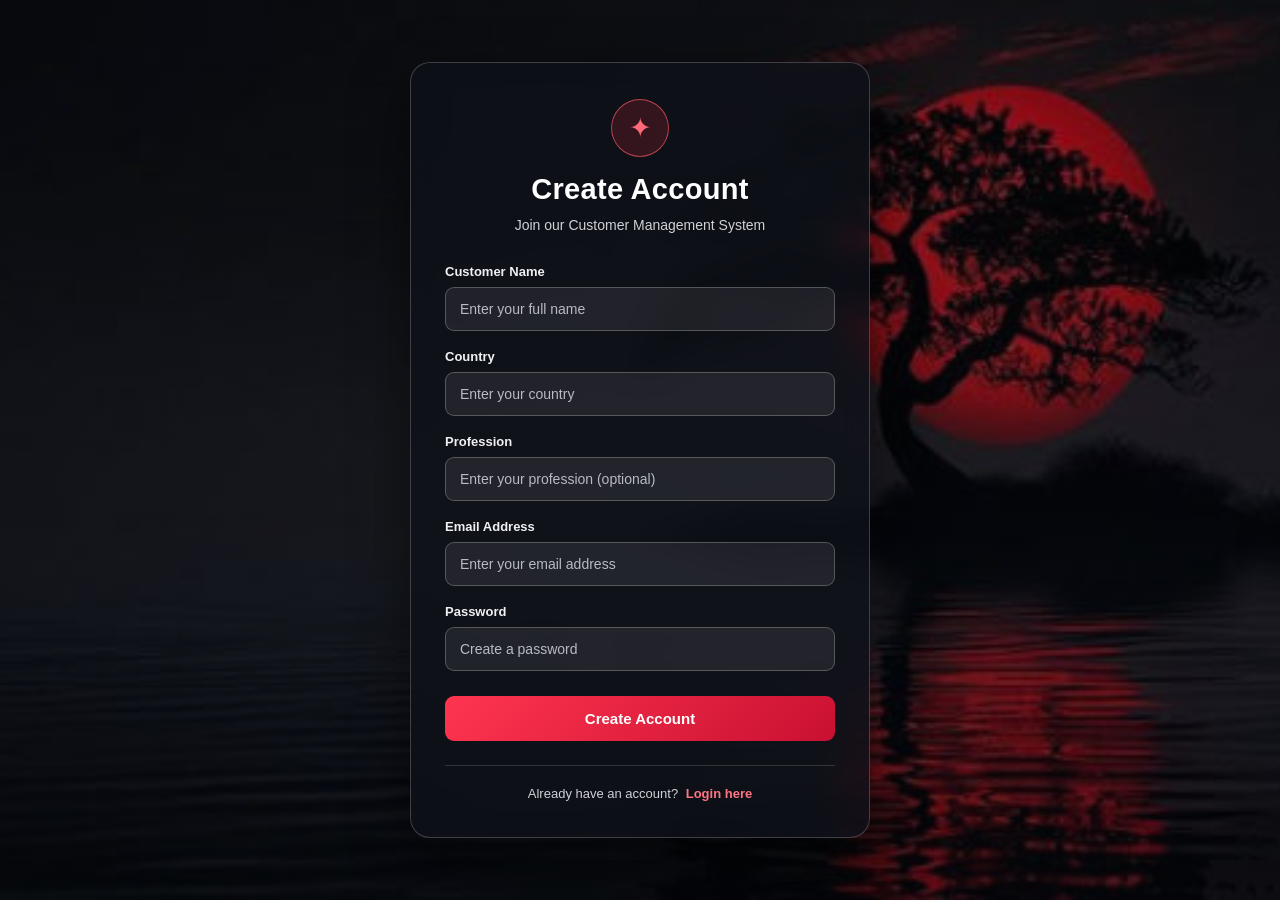
<file: frontend/register.html>
<!DOCTYPE html>
<html lang="en">
<head>
    <meta charset="UTF-8">
    <meta name="viewport" content="width=device-width, initial-scale=1.0">

    <title>Create Account | Customer Management System</title>

    <style>
        * {
            box-sizing: border-box;
            margin: 0;
            padding: 0;
        }

        body {
            min-height: 100vh;
            font-family: "Segoe UI", Arial, sans-serif;
            background:
                linear-gradient(
                    rgba(5, 7, 13, 0.38),
                    rgba(5, 7, 13, 0.58)
                ),
                url("bg.jpg") center center / cover no-repeat fixed;
            display: flex;
            align-items: center;
            justify-content: center;
            padding: 30px 16px;
            color: #ffffff;
        }

        .register-container {
            width: 100%;
            max-width: 460px;
        }

        .register-card {
            width: 100%;
            padding: 36px 34px;
            background: rgba(15, 17, 25, 0.78);
            border: 1px solid rgba(255, 255, 255, 0.2);
            border-radius: 20px;
            box-shadow: 0 20px 55px rgba(0, 0, 0, 0.5);
            backdrop-filter: blur(12px);
            -webkit-backdrop-filter: blur(12px);
        }

        .brand {
            text-align: center;
            margin-bottom: 28px;
        }

        .brand-icon {
            width: 58px;
            height: 58px;
            margin: 0 auto 16px;
            display: flex;
            align-items: center;
            justify-content: center;
            border-radius: 50%;
            background: rgba(255, 55, 75, 0.16);
            border: 1px solid rgba(255, 90, 100, 0.65);
            color: #ff6978;
            font-size: 27px;
        }

        h1 {
            font-size: 29px;
            font-weight: 700;
            letter-spacing: 0.3px;
            margin-bottom: 9px;
        }

        .subtitle {
            color: #d0d1d8;
            font-size: 14px;
            line-height: 1.5;
        }

        .form-group {
            margin-bottom: 18px;
        }

        label {
            display: block;
            margin-bottom: 8px;
            font-size: 13px;
            font-weight: 600;
            color: #f0f0f4;
        }

        input {
            display: block;
            width: 100%;
            padding: 13px 14px;
            border: 1px solid rgba(255, 255, 255, 0.24);
            border-radius: 9px;
            background: rgba(255, 255, 255, 0.08);
            color: #ffffff;
            font-size: 14px;
            outline: none;
            transition: border-color 0.2s, background 0.2s,
                        box-shadow 0.2s;
        }

        input::placeholder {
            color: #b8bac5;
        }

        input:focus {
            border-color: #ff596b;
            background: rgba(255, 255, 255, 0.12);
            box-shadow: 0 0 0 3px rgba(255, 65, 85, 0.15);
        }

        button {
            width: 100%;
            padding: 14px;
            margin-top: 7px;
            border: none;
            border-radius: 9px;
            background: linear-gradient(135deg, #ff354f, #c91032);
            color: #ffffff;
            font-size: 15px;
            font-weight: 700;
            cursor: pointer;
            transition: transform 0.2s, box-shadow 0.2s;
        }

        button:hover {
            transform: translateY(-2px);
            box-shadow: 0 8px 22px rgba(255, 35, 65, 0.3);
        }

        button:disabled {
            opacity: 0.7;
            cursor: not-allowed;
            transform: none;
        }

        #message {
            margin-top: 16px;
            font-size: 13px;
            line-height: 1.5;
            text-align: center;
            overflow-wrap: anywhere;
        }

        .link-text {
            margin-top: 24px;
            padding-top: 20px;
            border-top: 1px solid rgba(255, 255, 255, 0.15);
            text-align: center;
            font-size: 13px;
            color: #d0d1d8;
        }

        .link-text a {
            color: #ff7583;
            font-weight: 600;
            text-decoration: none;
            margin-left: 4px;
        }

        .link-text a:hover {
            color: #ffffff;
            text-decoration: underline;
        }

        @media (max-width: 480px) {
            body {
                padding: 18px 12px;
                background-attachment: scroll;
            }

            .register-card {
                padding: 28px 22px;
                border-radius: 16px;
            }

            h1 {
                font-size: 25px;
            }
        }
    </style>
</head>

<body>

    <main class="register-container">
        <section class="register-card">

            <header class="brand">
                <div class="brand-icon" aria-hidden="true">✦</div>
                <h1>Create Account</h1>
                <p class="subtitle">
                    Join our Customer Management System
                </p>
            </header>

            <form id="registerForm">

                <div class="form-group">
                    <label for="customer_name">Customer Name</label>
                    <input
                        type="text"
                        id="customer_name"
                        name="customer_name"
                        placeholder="Enter your full name"
                        autocomplete="name"
                        required
                    >
                </div>

                <div class="form-group">
                    <label for="country">Country</label>
                    <input
                        type="text"
                        id="country"
                        name="country"
                        placeholder="Enter your country"
                        autocomplete="country-name"
                        required
                    >
                </div>
                <div class="form-group">
                    <label for ="profession">Profession</label>
                    <input
                        type="text"
                        id="profession"
                        name="profession"
                        placeholder="Enter your profession (optional)"
                        autocomplete="organization-title"
                    >    
                </div>

                <div class="form-group">
                    <label for="email">Email Address</label>
                    <input
                        type="email"
                        id="email"
                        name="email"
                        placeholder="Enter your email address"
                        autocomplete="email"
                        required
                    >
                </div>

                <div class="form-group">
                    <label for="password">Password</label>
                    <input
                        type="password"
                        id="password"
                        name="password"
                        placeholder="Create a password"
                        autocomplete="new-password"
                        required
                    >
                </div>

                <button type="submit" id="registerButton">
                    Create Account
                </button>

            </form>

            <p id="message" role="status" aria-live="polite"></p>

            <p class="link-text">
                Already have an account?
                <a href="login.html">Login here</a>
            </p>

        </section>
    </main>

    <script>
        const API_URL = "http://127.0.0.1:8000";

        document
            .getElementById("registerForm")
            .addEventListener("submit", async function(event) {

                event.preventDefault();

                const customer_name =
                    document.getElementById("customer_name").value.trim();

                const country =
                    document.getElementById("country").value.trim();

                const profession =
                    document.getElementById("profession").value.trim();    

                const email =
                    document.getElementById("email").value.trim();

                const password =
                    document.getElementById("password").value;

                const message =
                    document.getElementById("message");

                const button =
                    document.getElementById("registerButton");

                message.textContent = "";
                button.disabled = true;
                button.textContent = "Creating account...";

                try {
                    const response = await fetch(`${API_URL}/register`, {
                        method: "POST",
                        headers: {
                            "Content-Type": "application/json"
                        },
                        body: JSON.stringify({
                            customer_name: customer_name,
                            country: country,
                            profession: profession || null,
                            email: email,
                            password: password
                        })
                    });

                    const data = await response.json();

                    if (response.ok) {
                        message.style.color = "#86efac";
                        message.textContent =
                            "Registration successful! Redirecting to login...";

                        document.getElementById("registerForm").reset();

                        setTimeout(function() {
                            window.location.href = "login.html";
                        }, 1200);

                    } else {
                        message.style.color = "#ff929d";
                        message.textContent =
                            typeof data.detail === "string"
                                ? data.detail
                                : "Registration failed. Please check your details.";
                    }

                } catch (error) {
                    message.style.color = "#ff929d";
                    message.textContent =
                        "Cannot connect to the server. Make sure FastAPI is running.";

                    console.error("Registration error:", error);

                } finally {
                    button.disabled = false;
                    button.textContent = "Create Account";
                }
            });
    </script>

</body>
</html>
</file>
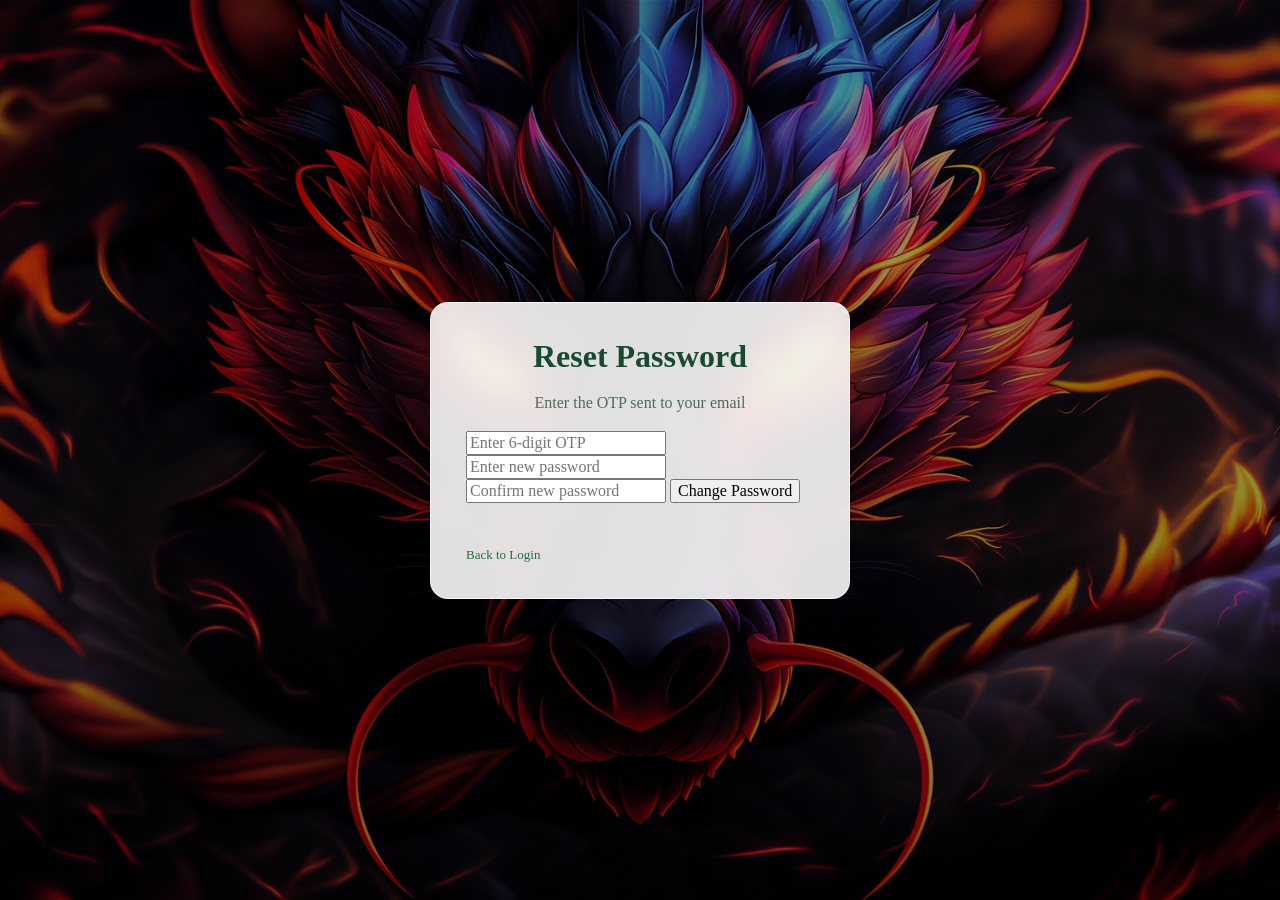
<file: frontend/reset-password.html>
<!DOCTYPE html>
<html lang="en">

<head>

    <meta charset="UTF-8">

    <meta name="viewport"
          content="width=device-width, initial-scale=1.0">

    <title>Reset Password</title>

    <link rel="stylesheet" href="style.css">

</head>

<body class="login-page">

    <div class="login-card">

        <h1>Reset Password</h1>

        <p>
            Enter the OTP sent to your email
        </p>

        <form id="resetPasswordForm">

            <!-- OTP -->

            <input
                type="text"
                id="otp"
                placeholder="Enter 6-digit OTP"
                maxlength="6"
                required
            >

            <!-- NEW PASSWORD -->

            <input
                type="password"
                id="newPassword"
                placeholder="Enter new password"
                required
            >

            <!-- CONFIRM PASSWORD -->

            <input
                type="password"
                id="confirmPassword"
                placeholder="Confirm new password"
                required
            >

            <button type="submit">
                Change Password
            </button>

        </form>

        <p id="message"></p>

        <br>

        <a href="login.html">
            Back to Login
        </a>

    </div>


    <script>

        const API_URL = "http://127.0.0.1:8000";


        document
            .getElementById("resetPasswordForm")
            .addEventListener("submit", async function(event) {

                event.preventDefault();


                const email =
                    sessionStorage.getItem("reset_email");

                const otp =
                    document.getElementById("otp").value;

                const newPassword =
                    document.getElementById("newPassword").value;

                const confirmPassword =
                    document.getElementById("confirmPassword").value;

                const message =
                    document.getElementById("message");


                // Check email

                if (!email) {

                    message.textContent =
                        "Email information is missing.";

                    message.style.color = "red";

                    return;
                }


                // Check passwords

                if (newPassword !== confirmPassword) {

                    message.textContent =
                        "Passwords do not match.";

                    message.style.color = "red";

                    return;
                }


                try {

                    const response = await fetch(
                        `${API_URL}/reset-password`,
                        {

                            method: "POST",

                            headers: {
                                "Content-Type": "application/json"
                            },

                            body: JSON.stringify({

                                email: email,

                                otp: otp,

                                new_password: newPassword

                            })

                        }
                    );


                    const data =
                        await response.json();


                    if (!response.ok) {

                        message.textContent =
                            data.detail || "Password reset failed.";

                        message.style.color = "red";

                        return;
                    }


                    message.textContent =
                        "Password changed successfully!";

                    message.style.color = "green";


                    // Remove stored reset email

                    sessionStorage.removeItem(
                        "reset_email"
                    );


                    // Go back to login

                    setTimeout(function() {

                        window.location.href =
                            "login.html";

                    }, 1500);

                }
                catch (error) {

                    console.error(error);

                    message.textContent =
                        "Unable to connect to server.";

                    message.style.color = "red";

                }

            });

    </script>

</body>

</html>
</file>
<file: frontend/style.css>
/* =========================================================
   CUSTOMER MANAGEMENT SYSTEM
   Compatible with the current index.html
   Nature wallpaper + frosted glass
   ========================================================= */

* {
    box-sizing: border-box;
}

html {
    min-height: 100%;
    scroll-behavior: smooth;
}

:root {
    --green: #246b43;
    --green-dark: #174b30;
    --text: #20372b;
    --muted: #52695a;
    --glass: rgba(255, 255, 255, 0.58);
    --glass-border: rgba(255, 255, 255, 0.75);
    --shadow: 0 8px 28px rgba(21, 55, 33, 0.16);
    --sidebar-width: 250px;
}

body.dashboard-page {
    margin: 0;
    min-height: 100vh;
    font-family: Arial, Helvetica, sans-serif;
    color: var(--text);
    background-color: #c6dfc5;
    background-image:
        linear-gradient(
            rgba(16, 42, 24, 0.06),
            rgba(16, 42, 24, 0.12)
        ),
        url("https://png.pngtree.com/thumb_back/fh260/background/20241019/pngtree-nature-high-resolution-desktop-wallpaper-hd-image_16414250.jpg");
    background-size: cover;
    background-position: center;
    background-repeat: no-repeat;
    background-attachment: fixed;
}

button,
input,
select,
textarea {
    font: inherit;
}

button {
    cursor: pointer;
    transition: background 0.2s ease, transform 0.2s ease;
}

button:focus-visible,
input:focus-visible {
    outline: 3px solid #8ecfa0;
    outline-offset: 2px;
}

/* Dashboard layout */

.dashboard-container {
    display: grid;
    grid-template-columns: var(--sidebar-width) minmax(0, 1fr);
    min-height: 100vh;
    align-items: stretch;
}

.main-area {
    min-width: 0;
    padding: 24px clamp(16px, 2.5vw, 34px) 30px;
}

.sidebar {
    min-width: 0;
    min-height: 100vh;
    padding: 25px 16px;
    display: flex;
    flex-direction: column;
    gap: 28px;
    background: rgba(244, 250, 241, 0.68);
    -webkit-backdrop-filter: blur(18px) saturate(140%);
    backdrop-filter: blur(18px) saturate(140%);
    border-right: 1px solid var(--glass-border);
    box-shadow: 4px 0 25px rgba(20, 55, 30, 0.08);
}

.brand {
    display: flex;
    align-items: center;
    gap: 11px;
    padding: 0 6px;
}

.brand-icon {
    width: 44px;
    height: 44px;
    display: grid;
    place-items: center;
    flex-shrink: 0;
    border-radius: 13px;
    background: linear-gradient(135deg, #277d4a, #154d31);
    color: white;
    font-size: 22px;
    font-weight: 800;
    box-shadow: 0 5px 15px rgba(23, 75, 48, 0.25);
}

.brand h2 {
    margin: 0;
    font-size: 17px;
    color: var(--green-dark);
}

.brand p {
    margin: 4px 0 0;
    color: var(--muted);
    font-size: 11px;
}

.sidebar-nav {
    display: flex;
    flex-direction: column;
    gap: 7px;
}

.nav-heading {
    margin: 12px 10px 6px;
    color: #526d5a;
    font-size: 10px;
    font-weight: 800;
    letter-spacing: 1.4px;
}

.nav-link {
    width: 100%;
    min-height: 44px;
    display: flex;
    align-items: center;
    gap: 11px;
    padding: 11px 12px;
    border: 1px solid transparent;
    border-radius: 10px;
    background: transparent;
    color: #355641;
    text-align: left;
    text-decoration: none;
    font-size: 13px;
    font-weight: 600;
}

.nav-link:hover {
    background: rgba(173, 218, 174, 0.58);
    color: #174b30;
}

.nav-link.active {
    background: rgba(68, 151, 86, 0.22);
    border-color: rgba(255, 255, 255, 0.75);
    color: #174b30;
    box-shadow: inset 3px 0 #28844a;
}

.nav-icon {
    width: 22px;
    text-align: center;
    font-size: 18px;
    flex-shrink: 0;
}

.logout-link {
    font-family: inherit;
}

.sidebar-footer {
    margin-top: auto;
    display: flex;
    align-items: center;
    gap: 9px;
    padding: 13px 10px;
    border-radius: 11px;
    background: rgba(222, 242, 218, 0.64);
    color: #345d40;
    font-size: 11px;
}

.status-dot {
    width: 8px;
    height: 8px;
    flex-shrink: 0;
    border-radius: 50%;
    background: #2b9d55;
    box-shadow: 0 0 0 4px rgba(43, 157, 85, 0.13);
}

/* Shared glass effect */

.topbar,
.summary-card,
.panel {
    background: rgba(255, 255, 255, 0.55);
    -webkit-backdrop-filter: blur(15px) saturate(145%);
    backdrop-filter: blur(15px) saturate(145%);
    border: 1px solid rgba(255, 255, 255, 0.78);
    box-shadow: var(--shadow);
}

/* Header */

.topbar {
    display: flex;
    align-items: center;
    justify-content: space-between;
    gap: 18px;
    margin-bottom: 22px;
    padding: 20px 23px;
    border-radius: 16px;
}

.page-heading {
    min-width: 0;
}

.breadcrumb {
    margin: 0 0 7px;
    color: #526b59;
    font-size: 11px;
}

.page-heading h1 {
    margin: 0;
    color: #174b30;
    font-size: clamp(22px, 2.4vw, 30px);
}

.welcome-text {
    margin: 7px 0 0;
    color: #52695a;
    font-size: 13px;
    line-height: 1.5;
}

.profile-area {
    display: flex;
    align-items: center;
    gap: 10px;
    flex-shrink: 0;
}

.profile-avatar {
    width: 43px;
    height: 43px;
    display: grid;
    place-items: center;
    border-radius: 50%;
    background: linear-gradient(135deg, #2c8a51, #72bd76);
    color: white;
    font-weight: 800;
}

.profile-info {
    display: flex;
    flex-direction: column;
    gap: 4px;
    max-width: 155px;
}

.profile-info strong {
    overflow-wrap: anywhere;
    color: #234831;
    font-size: 12px;
}

.profile-info span {
    color: #5a705f;
    font-size: 11px;
    text-transform: capitalize;
}

.profile-logout {
    width: 36px;
    height: 36px;
    border: 1px solid rgba(255, 255, 255, 0.8);
    border-radius: 9px;
    background: rgba(255, 255, 255, 0.58);
    color: #286441;
    font-size: 18px;
}

.profile-logout:hover {
    background: rgba(211, 238, 207, 0.9);
}

/* Status messages */

.message-box {
    display: none;
    margin: 0 0 18px;
    padding: 12px 15px;
    border-radius: 10px;
    background: rgba(255, 255, 255, 0.86);
    border: 1px solid rgba(255, 255, 255, 0.9);
    font-size: 13px;
    overflow-wrap: anywhere;
}

.message-box.success {
    color: #17633a;
    background: rgba(218, 246, 222, 0.92);
}

.message-box.error {
    color: #9b2635;
    background: rgba(255, 225, 228, 0.94);
}

.message-box.info {
    color: #245c7d;
}

/* Summary cards */

.summary-grid {
    display: grid;
    grid-template-columns: repeat(3, minmax(0, 1fr));
    gap: 17px;
    margin-bottom: 22px;
}

.summary-card {
    position: relative;
    min-width: 0;
    padding: 20px;
    border-radius: 15px;
    overflow: hidden;
    transition: transform 0.2s ease, box-shadow 0.2s ease;
}

.summary-card:hover {
    transform: translateY(-3px);
    box-shadow: 0 13px 30px rgba(21, 55, 33, 0.2);
}

.summary-card::before {
    content: "";
    position: absolute;
    top: 0;
    left: 0;
    width: 4px;
    height: 100%;
    background: #279657;
}

.country-card::before {
    background: #159eaa;
}

.admin-card::before {
    background: #9160c5;
}

.summary-top {
    display: flex;
    justify-content: space-between;
    align-items: center;
    gap: 10px;
}

.summary-icon {
    width: 40px;
    height: 40px;
    display: grid;
    place-items: center;
    border-radius: 12px;
    background: rgba(67, 161, 91, 0.2);
    color: #226b3b;
    font-size: 21px;
}

.country-card .summary-icon {
    background: rgba(21, 158, 170, 0.19);
    color: #087f89;
}

.admin-card .summary-icon {
    background: rgba(145, 96, 197, 0.18);
    color: #7543a5;
}

.summary-label {
    color: #526b59;
    font-size: 10px;
    font-weight: 800;
    letter-spacing: 0.8px;
}

.summary-card h2 {
    margin: 17px 0 5px;
    color: #174b30;
    font-size: 31px;
    overflow-wrap: anywhere;
}

.summary-card p {
    margin: 0;
    color: #52695a;
    font-size: 12px;
    line-height: 1.5;
}

/* Dashboard charts and overview */

.dashboard-panels {
    display: grid;
    grid-template-columns: minmax(0, 1.55fr) minmax(260px, 1fr);
    gap: 20px;
    align-items: stretch;
    margin-bottom: 22px;
}

.panel {
    min-width: 0;
    padding: 22px;
    margin-bottom: 20px;
    border-radius: 16px;
}

.dashboard-panels .panel {
    margin-bottom: 0;
}

.panel-header {
    display: flex;
    justify-content: space-between;
    align-items: flex-start;
    gap: 13px;
    margin-bottom: 22px;
}

.panel-header h2 {
    margin: 0;
    color: #204b30;
    font-size: 17px;
}

.panel-header p {
    margin: 6px 0 0;
    color: #536b5a;
    font-size: 12px;
    line-height: 1.5;
}

.panel-badge {
    padding: 7px 10px;
    border-radius: 8px;
    background: rgba(45, 145, 79, 0.17);
    color: #24673c;
    font-size: 11px;
    font-weight: 700;
    white-space: nowrap;
}

/* Country chart */

.bar-chart {
    display: flex;
    flex-direction: column;
    gap: 16px;
}

.bar-row {
    display: grid;
    grid-template-columns: minmax(80px, 125px) minmax(35px, 1fr) 25px;
    align-items: center;
    gap: 10px;
}

.bar-label {
    color: #294b34;
    font-size: 12px;
    overflow-wrap: anywhere;
}

.bar-track {
    height: 13px;
    min-width: 0;
    overflow: hidden;
    border-radius: 20px;
    background: rgba(255, 255, 255, 0.52);
    border: 1px solid rgba(255, 255, 255, 0.72);
}

.bar-fill {
    height: 100%;
    min-width: 4px;
    border-radius: 20px;
    background: linear-gradient(90deg, #25864b, #8bd27e);
    transition: width 0.35s ease;
}

.bar-row:nth-child(5n + 2) .bar-fill {
    background: linear-gradient(90deg, #078b91, #65d3c1);
}

.bar-row:nth-child(5n + 3) .bar-fill {
    background: linear-gradient(90deg, #d18b20, #f5d16a);
}

.bar-row:nth-child(5n + 4) .bar-fill {
    background: linear-gradient(90deg, #8254b0, #c3a0e7);
}

.bar-row:nth-child(5n) .bar-fill {
    background: linear-gradient(90deg, #d25e43, #f5a07b);
}

.bar-value {
    color: #294b34;
    font-size: 12px;
    font-weight: 700;
    text-align: right;
}

.empty-state {
    padding: 25px 10px;
    margin: 0;
    text-align: center;
    color: #52695a;
    font-size: 13px;
}

/* Quick overview */

.overview-item {
    display: flex;
    align-items: center;
    gap: 13px;
    padding: 13px 0;
    border-bottom: 1px solid rgba(255, 255, 255, 0.65);
}

.overview-item:last-child {
    border-bottom: 0;
}

.overview-icon {
    width: 40px;
    height: 40px;
    display: grid;
    place-items: center;
    flex-shrink: 0;
    border-radius: 12px;
    font-size: 18px;
}

.green-icon {
    background: rgba(44, 155, 82, 0.2);
    color: #24723d;
}

.purple-icon {
    background: rgba(143, 91, 191, 0.2);
    color: #7646a2;
}

.orange-icon {
    background: rgba(231, 151, 52, 0.22);
    color: #995d12;
}

.overview-item strong {
    color: #264a31;
    font-size: 12px;
}

.overview-item p {
    margin: 5px 0 0;
    color: #52695a;
    font-size: 11px;
    line-height: 1.5;
}

/* Customer management */

.customers-panel {
    margin-top: 0;
}

.customers-heading {
    align-items: center;
}

.secondary-button,
.primary-button,
.accent-button,
.danger-button,
.table-button {
    min-height: 38px;
    padding: 10px 14px;
    border: 1px solid rgba(255, 255, 255, 0.7);
    border-radius: 9px;
    color: white;
    font-size: 12px;
    font-weight: 700;
    box-shadow: 0 4px 12px rgba(26, 74, 39, 0.12);
}

.primary-button {
    background: linear-gradient(135deg, #247a45, #49aa68);
}

.primary-button:hover {
    background: linear-gradient(135deg, #1b6337, #348b50);
}

.secondary-button {
    color: #245b38;
    background: rgba(227, 244, 222, 0.85);
}

.secondary-button:hover {
    background: rgba(205, 236, 199, 0.95);
}

.accent-button {
    background: linear-gradient(135deg, #177d91, #39b8b0);
}

.accent-button:hover {
    background: linear-gradient(135deg, #126879, #279a94);
}

.danger-button,
.delete-table-button {
    background: linear-gradient(135deg, #c43e4c, #e66d72);
}

.danger-button:hover,
.delete-table-button:hover {
    background: linear-gradient(135deg, #a62d3b, #ce4e5a);
}

.form-section {
    padding: 19px;
    margin-bottom: 20px;
    border-radius: 13px;
    background: rgba(255, 255, 255, 0.24);
    border: 1px solid rgba(255, 255, 255, 0.55);
}

.form-section h3,
.table-heading h3,
.delete-section h3 {
    margin: 0 0 14px;
    color: #204b30;
    font-size: 15px;
}

.customer-form {
    display: grid;
    grid-template-columns: repeat(2, minmax(0, 1fr));
    gap: 15px;
    align-items: end;
}

.form-field {
    min-width: 0;
    display: flex;
    flex-direction: column;
    gap: 7px;
}

.form-field label {
    color: #365641;
    font-size: 12px;
    font-weight: 700;
}

.form-field input,
.form-field select,
.delete-controls input {
    width: 100%;
    min-width: 0;
    min-height: 42px;
    padding: 10px 12px;
    border: 1px solid rgba(76, 122, 82, 0.30);
    border-radius: 9px;
    color: #20372b;
    background: rgba(255, 255, 255, 0.72);
    font-size: 12px;
}

.form-field input::placeholder,
.delete-controls input::placeholder {
    color: #788a7c;
}

.form-field input:focus,
.delete-controls input:focus {
    outline: 2px solid rgba(48, 142, 75, 0.35);
    border-color: #378b4d;
}

.form-action {
    display: flex;
    align-items: center;
    gap: 9px;
    flex-wrap: wrap;
}

.search-form .form-action {
    grid-column: 1 / -1;
}

.action-buttons button {
    flex: 0 0 auto;
}

.table-section {
    margin-top: 24px;
}

.table-heading {
    display: flex;
    justify-content: space-between;
    align-items: center;
    gap: 12px;
    margin-bottom: 13px;
}

.table-heading h3 {
    margin-bottom: 5px;
}

.table-heading p {
    margin: 0;
    color: #52695a;
    font-size: 12px;
    line-height: 1.5;
}

.record-count {
    padding: 7px 10px;
    border-radius: 20px;
    background: rgba(40, 133, 70, 0.16);
    color: #245d37;
    font-size: 11px;
    font-weight: 700;
    white-space: nowrap;
}

.table-responsive {
    width: 100%;
    overflow-x: auto;
    border: 1px solid rgba(255, 255, 255, 0.75);
    border-radius: 12px;
    background: rgba(255, 255, 255, 0.38);
    -webkit-overflow-scrolling: touch;
}

#customersTable {
    width: 100%;
    min-width: 600px;
    border-collapse: collapse;
}

#customersTable th,
#customersTable td {
    padding: 13px 14px;
    border-bottom: 1px solid rgba(66, 112, 73, 0.15);
    text-align: left;
    overflow-wrap: anywhere;
    font-size: 12px;
}

#customersTable th {
    color: white;
    background: rgba(35, 105, 58, 0.91);
    font-weight: 700;
    white-space: nowrap;
}

#customersTable tbody tr {
    background: rgba(255, 255, 255, 0.30);
}

#customersTable tbody tr:nth-child(even) {
    background: rgba(224, 242, 218, 0.36);
}

#customersTable tbody tr:hover {
    background: rgba(255, 242, 196, 0.58);
}

#customersTable tbody tr:last-child td {
    border-bottom: 0;
}

.empty-cell {
    padding: 24px !important;
    text-align: center !important;
    color: #52695a;
}

.table-actions {
    display: flex;
    gap: 7px;
    flex-wrap: wrap;
}

.table-button {
    min-height: 30px;
    padding: 6px 10px;
    font-size: 11px;
}

.edit-table-button {
    background: linear-gradient(135deg, #177d91, #39b8b0);
}

/* Delete area */

.delete-section {
    display: flex;
    justify-content: space-between;
    align-items: center;
    gap: 20px;
    margin-top: 22px;
    padding: 18px;
    border-radius: 12px;
    background: rgba(255, 230, 229, 0.58);
    border: 1px solid rgba(255, 255, 255, 0.72);
}

.delete-section h3 {
    margin-bottom: 6px;
    color: #8f2936;
}

.delete-section p {
    margin: 0;
    color: #774c4e;
    font-size: 12px;
    line-height: 1.6;
}

.delete-controls {
    display: flex;
    align-items: center;
    gap: 9px;
    min-width: 260px;
}

.dashboard-footer {
    display: flex;
    justify-content: space-between;
    gap: 15px;
    flex-wrap: wrap;
    padding: 12px 4px;
    color: rgba(255, 255, 255, 0.96);
    text-shadow: 0 1px 4px rgba(0, 0, 0, 0.65);
    font-size: 11px;
}

.dashboard-footer p {
    margin: 0;
}

/* Links and motion */

a {
    color: #245d37;
}

button:hover {
    transform: translateY(-1px);
}

@media (max-width: 1100px) {
    :root {
        --sidebar-width: 220px;
    }

    .dashboard-panels {
        grid-template-columns: minmax(0, 1fr);
    }

    .summary-grid {
        gap: 12px;
    }

    .summary-card {
        padding: 17px;
    }
}

@media (max-width: 760px) {
    body.dashboard-page {
        background-attachment: scroll;
    }

    .dashboard-container {
        display: flex;
        flex-direction: column;
    }

    .sidebar {
        min-height: auto;
        padding: 14px;
        gap: 14px;
        border-right: 0;
        border-bottom: 1px solid rgba(255, 255, 255, 0.7);
    }

    .sidebar-nav {
        flex-direction: row;
        flex-wrap: wrap;
        gap: 6px;
    }

    .nav-heading {
        display: none;
    }

    .nav-link {
        width: auto;
        min-height: 38px;
        padding: 9px 10px;
        font-size: 11px;
    }

    .sidebar-footer {
        display: none;
    }

    .main-area {
        padding: 13px;
    }

    .topbar {
        align-items: flex-start;
        flex-direction: column;
        padding: 16px;
    }

    .profile-area {
        width: 100%;
    }

    .summary-grid {
        grid-template-columns: minmax(0, 1fr);
    }

    .dashboard-panels {
        grid-template-columns: minmax(0, 1fr);
    }

    .customer-form {
        grid-template-columns: minmax(0, 1fr);
    }

    .search-form .form-action {
        grid-column: auto;
    }

    .bar-row {
        grid-template-columns: minmax(65px, 100px) minmax(30px, 1fr) 22px;
        gap: 8px;
    }

    .delete-section {
        align-items: stretch;
        flex-direction: column;
    }

    .delete-controls {
        min-width: 0;
        flex-direction: column;
        align-items: stretch;
    }

    .table-heading {
        align-items: flex-start;
        flex-direction: column;
    }
}

@media (prefers-reduced-motion: reduce) {
    *,
    *::before,
    *::after {
        scroll-behavior: auto !important;
        transition: none !important;
    }
}
/* ---------- LOGIN PAGE ---------- */

body.login-page {
    min-height: 100vh;
    margin: 0;
    display: flex;
    align-items: center;
    justify-content: center;
    padding: 20px;

    background-color: #172018;
    background-image:
        linear-gradient(
            rgba(0, 0, 0, 0.35),
            rgba(0, 0, 0, 0.50)
        ),
        url("dragon-bg.jpg");

    background-size: cover;
    background-position: center;
    background-repeat: no-repeat;
    background-attachment: fixed;
}

.login-card {
    width: 100%;
    max-width: 420px;
    padding: 35px;
    border-radius: 18px;

    background: rgba(255, 255, 255, 0.88);
    border: 1px solid rgba(255, 255, 255, 0.75);

    -webkit-backdrop-filter: blur(12px);
    backdrop-filter: blur(12px);

    box-shadow: 0 15px 45px rgba(0, 0, 0, 0.25);
}

.login-card h1 {
    margin: 0 0 10px;
    color: #174b30;
    text-align: center;
}

.login-card > p {
    color: #52695a;
    text-align: center;
    line-height: 1.5;
}

#loginForm {
    display: flex;
    flex-direction: column;
    gap: 14px;
    margin: 22px 0;
}

#loginForm input {
    width: 100%;
    min-height: 45px;
    padding: 12px;
    border: 1px solid #c7d7c8;
    border-radius: 9px;
    background: rgba(255, 255, 255, 0.95);
    font-size: 14px;
}

#loginForm button {
    min-height: 45px;
    border: 0;
    border-radius: 9px;
    background: linear-gradient(135deg, #28784a, #53a968);
    color: white;
    font-weight: 700;
    cursor: pointer;
}

#loginForm button:hover {
    background: linear-gradient(135deg, #1e633b, #398e50);
}

.login-card a {
    display: inline-block;
    margin-top: 10px;
    color: #246b43;
    font-size: 13px;
    text-decoration: none;
}

.login-card a:hover {
    text-decoration: underline;
}
/* =====================================
   CUSTOMERS BY PROFESSION - DOUGHNUT
===================================== */

.profession-section {
    margin-bottom: 22px;
}

.profession-panel {
    width: 100%;
}

.profession-chart-layout {
    display: flex;
    align-items: center;
    justify-content: center;
    gap: 55px;
    padding: 20px 10px;
    flex-wrap: wrap;
}

.profession-doughnut-wrapper {
    width: 280px;
    max-width: 100%;
    display: flex;
    align-items: center;
    justify-content: center;
}

.profession-doughnut-wrapper canvas {
    display: block;
    width: 100%;
    max-width: 280px;
    height: auto;
}

.profession-legend {
    display: flex;
    flex-direction: column;
    gap: 18px;
    min-width: 220px;
    max-width: 360px;
    flex: 1;
}

.profession-legend-item {
    display: flex;
    align-items: center;
    gap: 12px;
}

.profession-color-dot {
    width: 13px;
    height: 13px;
    min-width: 13px;
    border-radius: 50%;
}

.profession-legend-details {
    display: flex;
    flex-direction: column;
    gap: 4px;
}

.profession-legend-details strong {
    font-size: 14px;
    color: #334155;
}

.profession-legend-details span {
    font-size: 13px;
    color: #64748b;
}

@media (max-width: 600px) {
    .profession-chart-layout {
        gap: 25px;
        padding: 15px 0;
    }

    .profession-legend {
        width: 100%;
        min-width: 0;
    }
}
</file>
